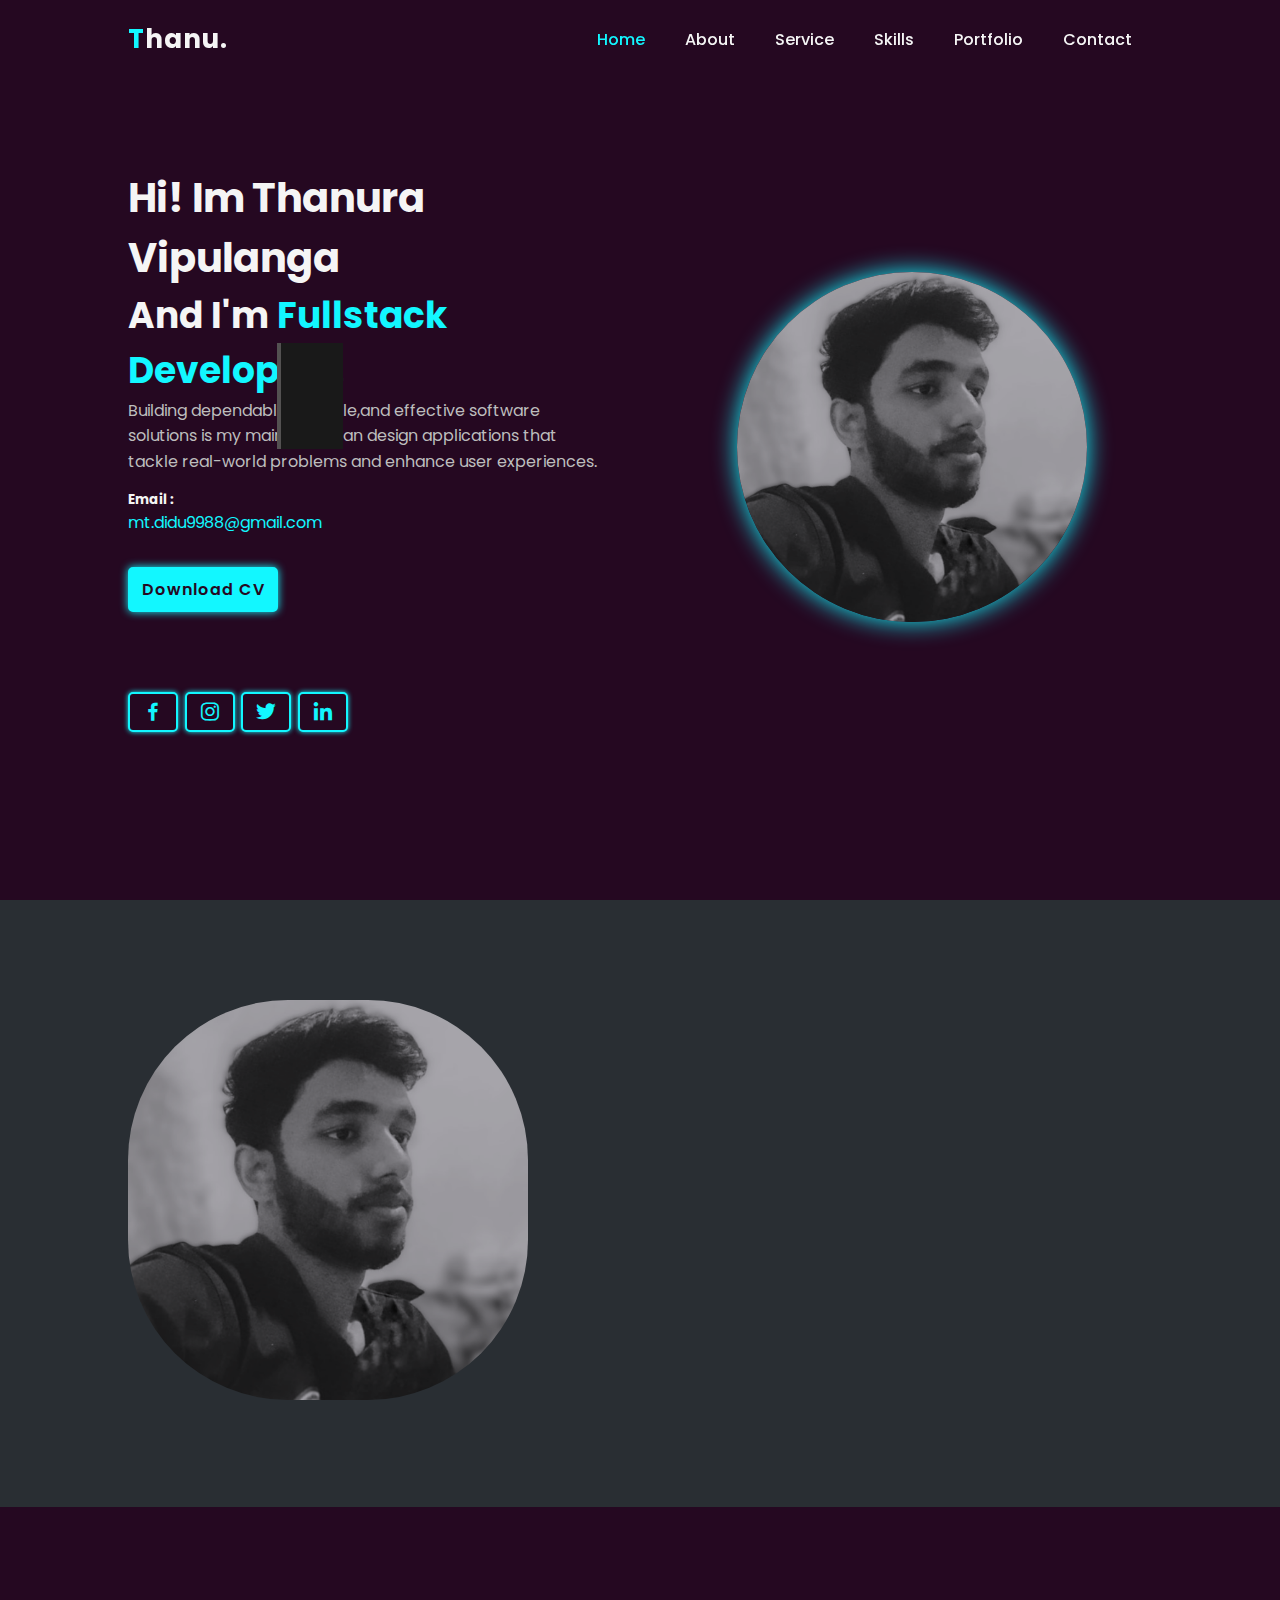
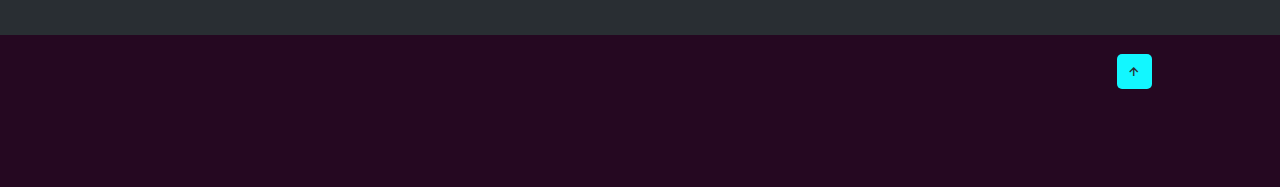
<file: index.html>
<!DOCTYPE html>
<html lang="en">
<head>
    <meta charset="UTF-8">
    <meta http-equiv="X-UA-Compatible" content="ie=edge">
    <meta name="viewport" content="width=device-width, user-scalable=no, initial-scale=1.0, maximum-scale=1.0, minimum-scale=1.0">
    <link href='https://unpkg.com/boxicons@2.1.4/css/boxicons.min.css' rel='stylesheet'>

    <title>Portfolio Website</title>

    <link rel="stylesheet" href="css/style.css">
</head>
<body>
<!----------------Header --------------->
<header>
    <div class="logo"><span>T</span>hanu.</div>
    <ul class="navlist">
        <li><a href="#home">Home</a></li>
        <li><a href="#about">About</a></li>
        <li><a href="#services">Service</a></li>
        <li><a href="#skills">Skills</a></li>
        <li><a href="#portfolio">Portfolio</a></li>
        <li><a href="#contact">Contact</a></li>
    </ul>
    <div id="menu-icon" class="bx bx-menu"></div>
</header>

<!----------------home section --------------->
<section id="home" class="home">
    <div class="home-content scroll-scale">
        <h1>Hi! Im Thanura Vipulanga</h1>
        <div class="change-text">
            <h2>And I'm <span>Fullstack Developer...</span></h2>

<!--            <h3>And I'm</h3>-->
<!--            <h3>-->
<!--                <span class="word">Web Designer</span>-->
<!--                <span class="word">Frontend Developer Designer</span>-->
<!--                <span class="word">UI/UX Designer</span>-->
<!--            </h3>-->
        </div>

        <p>Building dependable,scalable,and effective software solutions is my main goal.I can design applications that tackle real-world problems and enhance user experiences.</p>

        <div class="info-box">
            <div class="email-info">
                <h5>Email :</h5>
                <span>mt.didu9988@gmail.com</span>
            </div>
        </div>

        <div class="btn-box">
            <a href="#" class="btn">Download CV</a>
        </div>

        <div class="social-icons">
            <a href="https://web.facebook.com/thanura.vipulanga.52"><i class='bx bxl-facebook'></i></a>
            <a href="#"><i class='bx bxl-instagram' ></i></a>
            <a href="#"><i class='bx bxl-twitter' ></i></a>
            <a href="#"><i class='bx bxl-linkedin' ></i></a>
        </div>

    </div>

    <div class="home-image scroll-scale">
        <div class="img-box">
            <img src="assets/images/My-photo.png" alt="" width="400px" height="400px">
        </div>
    </div>
</section>

<!----------------about section --------------->
<section id="about" class="about">
    <div class="img-about ">
        <img src="assets/images/My-photo.png" alt="">
    </div>

    <div class="about-content scroll-scale">
        <span>Let me introduce myself</span>
        <h2>About Me</h2>
        <h3>A story of good</h3>
        <p>
            Currently, I'm immersed in the world of technology as an undergraduate student in GDSE Batch 69 at the Institute of Software Engineering in Panadura, Sri Lanka.
            Passionate about learning and coding, I'm dedicated to expanding my skills and contributing to the ever-evolving field of software development.
        </p>

        <div class="btn-box">
            <a href="#" class="btn">Read More!</a>
        </div>
    </div>

</section>

<!----------------service section --------------->
<section id="services" class="services">
    <div class="main-text scroll-scale">
        <span>what i wiil do for you</span>
        <h2>Our Service</h2>
    </div>

    <div class="section-service scroll-bottom">
        <div class="service-box">
            <i class='bx bxs-layer service-icon' ></i>
            <h3>Graphic Designer</h3>
            <p>Lorem ipsum dolor ultrices sit amet
                consectetur.Est ipsum quis
                etiam sollicitudin donec
                ultrices metus. Purus nisl
                felis turpis sagittis ipsum quis diam.</p>
           <div class="btn-box service-btn">
               <a href="#" class="btn">Read More</a>
           </div>
        </div>

        <div class="service-box">
            <i class='bx bx-code-alt service-icon' ></i>
            <h3>Web Development</h3>
            <p>Lorem ipsum dolor ultrices sit amet
                consectetur.Est ipsum quis
                etiam sollicitudin donec
                ultrices metus. Purus nisl
                felis turpis sagittis ipsum quis diam.</p>
            <div class="btn-box service-btn">
                <a href="#" class="btn">Read More</a>
            </div>
        </div>

        <div class="service-box">
            <i class='bx bx-desktop service-icon' ></i>
            <h3>App Developer</h3>
            <p>Lorem ipsum dolor ultrices sit amet
                consectetur.Est ipsum quis
                etiam sollicitudin donec
                ultrices metus. Purus nisl
                felis turpis sagittis ipsum quis diam.</p>
            <div class="btn-box service-btn">
                <a href="#" class="btn">Read More</a>
            </div>
        </div>

    </div>
</section>

<!----------------skill section --------------->
<section id="skills" class="skills">
    <div class="main-text scroll-bottom">
        <span>technical and professional</span>
        <h2>My Skills</h2>
    </div>

    <div class="skill-main scroll-scale">

        <div class="skill-left">
            <h3>Technical Skills</h3>
            <div class="skill-bar">
                <div class="info">
                    <p>HTML</p>
                    <p>63%</p>
                </div>
                <div class="bar">
                    <span class="html"></span>
                </div>
            </div>

            <div class="skill-bar">
                <div class="info">
                    <p>Figma</p>
                    <p>90%</p>
                </div>
                <div class="bar">
                    <span class="figma"></span>
                </div>
            </div>

            <div class="skill-bar">
                <div class="info">
                    <p>Java</p>
                    <p>55%</p>
                </div>
                <div class="bar">
                    <span class="java"></span>
                </div>
            </div>

            <div class="skill-bar">
                <div class="info">
                    <p>JavaScript</p>
                    <p>45%</p>
                </div>
                <div class="bar">
                    <span class="javascript"></span>
                </div>
            </div>

            <div class="skill-bar">
                <div class="info">
                    <p>CSS</p>
                    <p>82%</p>
                </div>
                <div class="bar">
                    <span class="css"></span>
                </div>
            </div>


        </div>

<!--        <div class="skill-right">-->
<!--            <h3>Professional Skills</h3>-->
<!--        </div>-->

    </div>
</section>



<!----------------portfolio section --------------->
<section id="portfolio" class="portfolio">
    <div class="main-text scroll-scale">
        <span>What i will do for you</span>
        <h2>Latest Project</h2>
    </div>

    <div class="container">
        <div class="filler-button scroll-scale">
            <button class="btn">All</button>
            <button class="btn">Product</button>
            <button class="btn">Interacting</button>
            <button class="btn">Web App</button>
        </div>

        <div class="portfolio-gallery scroll-bottom">
            <div class="port-box">
                <div class="port-image">
                    <img src="assets/images/img-06.png" alt="">
                </div>
                <div class="port-content">
                    <h3>Culinary Academy Management System</h3>
                    <p>This is the project of the first module of my 2nd semester.Some algorithm has been used for this.</p>
                    <a href="https://github.com/Thanu-2002/The-Culinary-Academy-Management-System.git"><i class='bx bx-link-external'></i></a>
                </div>
            </div>

            <div class="port-box">
                <div class="port-image">
                    <img src="assets/images/img-06.png" alt="">
                </div>
                <div class="port-content">
                    <h3>Pos Management</h3>
                    <p>This is the project of the first module of my 2nd semester. Some algorithm has been used for this.</p>
                    <a href="https://github.com/Thanu-2002/Pos-System.git"><i class='bx bx-link-external'></i></a>
                </div>
            </div>

            <div class="port-box">
                <div class="port-image">
                    <img src="assets/images/img-06.png" alt="">
                </div>
                <div class="port-content">
                    <h3>Connect Four Game</h3>
                    <p>This is the project of the first module of my 1st semester. This is a software made in connection with the connect four game.</p>
                    <a href="#"><i class='bx bx-link-external'></i></a>
                </div>
            </div>

            <div class="port-box">
                <div class="port-image">
                    <img src="assets/images/img-06.png" alt="">
                </div>
                <div class="port-content">
                    <h3>Portfolio</h3>
                    <p>This is the portfolio of the first module of my 2nd semester. </p>
                    <a href="https://github.com/Thanu-2002/My-Portfolio.git"><i class='bx bx-link-external'></i></a>
                </div>
            </div>
        </div>
    </div>
</section>

<!--------- contact section ------------>
<section id="contact" class="contant">
    <div class="main-text scroll-scale">
        <span>ask me question</span>
        <h2>Contact Me</h2>
    </div>

    <form action="#" class="scroll-bottom">
        <input type="text" placeholder="Your Name">
        <input type="text" placeholder="Your Email">
        <input type="text" placeholder="Your Address">
        <input type="text" placeholder="Your Number">
        <textarea name="" id="" cols="30" rows="10" placeholder="Your Message"></textarea>
        <div class="btn-box formBtn">
            <button type="submit" class="btn">Send Message</button>
        </div>
    </form>
</section>


<!--------- footer section ------------>
<footer>
    <p class="scroll-scale"> © 2024 Design & Developed By Thanura Vipulanga. All rights reserved.</p>
    <a href="#home"><i class='bx bx-up-arrow-alt'></i></a>
</footer>


<script src="mixitup.min.js"></script>
<script src="script.js"></script>
</body>
</html>
</file>
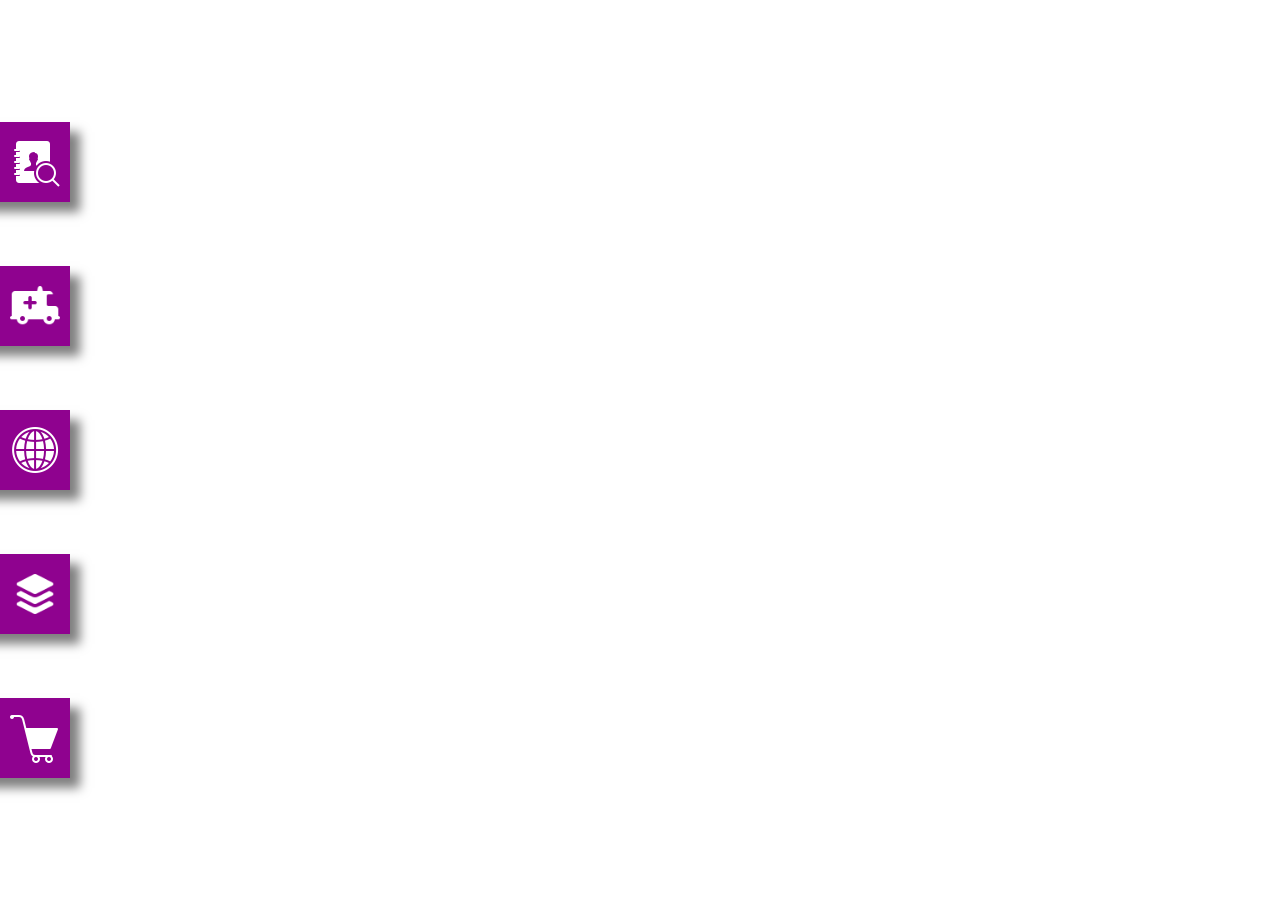
<file: assignment/Assignment_04/case 01/index.html>
<!DOCTYPE html>
<html lang="en">
<head>
    <meta charset="UTF-8">
    <meta name="viewport" content="width=device-width, initial-scale=1.0">

    <title>Case 01</title>

    <style>
        body{
            margin: 0;
            overflow: hidden;
        }
        section{
            width: 350px;
            height: 80vh;
            display: grid;
            grid-template-columns: 1fr;
            align-items: center;
            position: absolute;
            top: 0;
            bottom: 0;
            margin: auto;
        }
        div{
            background-color: #8f028f;
            width: 350px;
            height: 80px;
            position: relative;
            left: -280px;
            display: block;
            box-shadow: 10px 10px 10px rgba(0, 0, 0, 0.5);

            transition-property: left;
            transition-duration: 3s;
        }
        div:hover{
            left: 0;
        }
        img{
            width: 50px;
            height: 50px;
            position: absolute;
            top: 0;
            bottom: 0;
            right: 10px;
            margin: auto;
        }
        label{
            color: white;
            font-size: 30px;
            position: absolute;
            top: 0;
            bottom: 0;
            left: 40px;
            margin: auto;
            display: flex;
            align-items: center;
        }
    </style>
</head>
<body>
    <section>
        <div>
            <label>Menu One</label>
            <img src="icon/icons8-search-contacts-50.png" alt="inside image">
        </div>
        <div>
            <label>Menu Two</label>
            <img src="icon/icons8-ambulance-60.png" alt="inside image">
        </div>
        <div>
            <label>Menu Three</label>
            <img src="icon/icons8-global-50.png" alt="inside image">
        </div>
        <div>
            <label>Menu Four</label>
            <img src="icon/icons8-layer-60.png" alt="inside image">
        </div>
        <div>
            <label>Menu Five</label>
            <img src="icon/icons8-shopping-cart-50.png" alt="inside image">
        </div>
    </section>
</body>
</html>
</file>
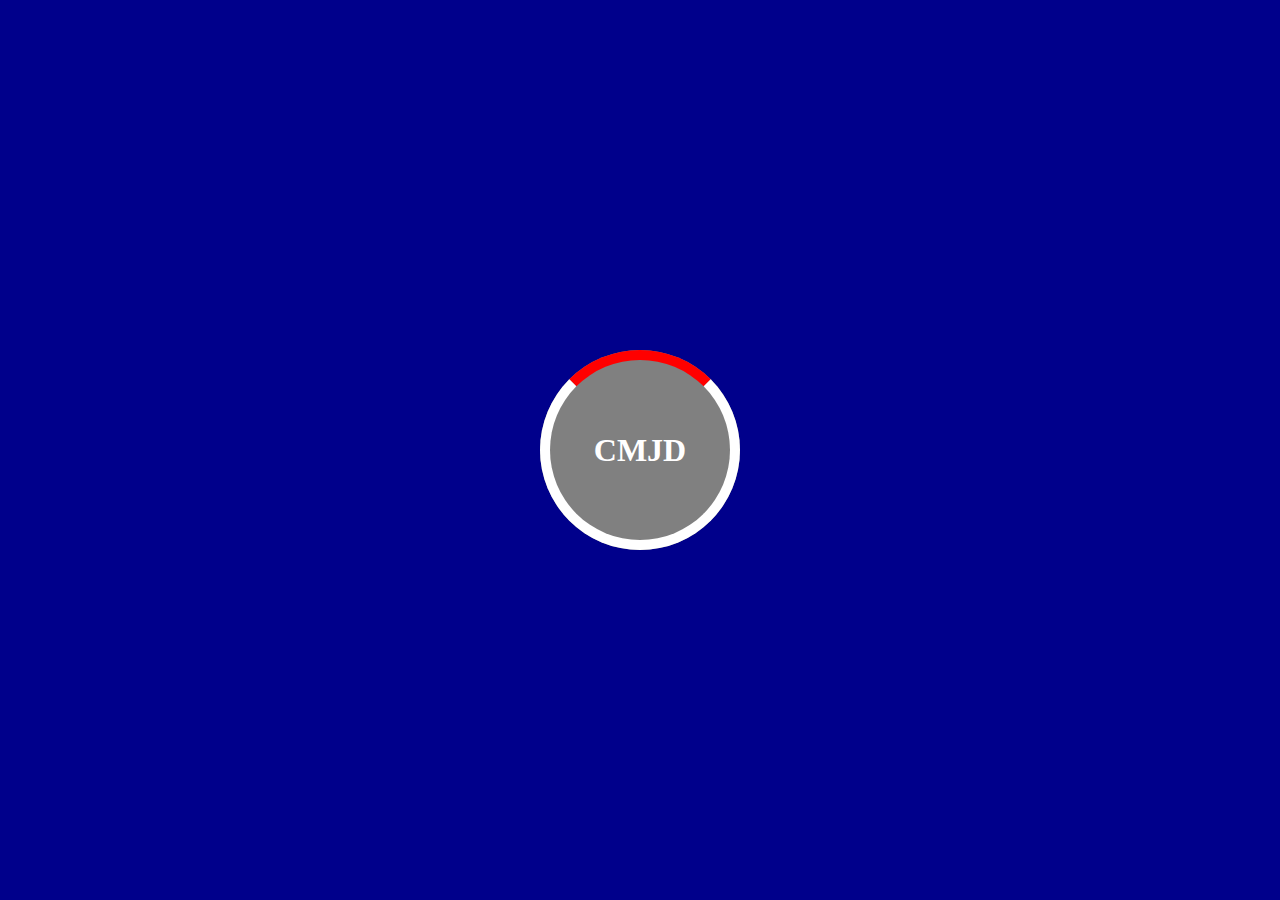
<file: assignment/Assignment_04/case 02/index.html>
<!DOCTYPE html>
<html lang="en">
<head>
    <meta charset="UTF-8">
    <title>Case 02</title>

    <style>

        body{
            background-color: darkblue;
        }
        div{

            width: 200px;
            border-radius: 100%;
            aspect-ratio: 1/1;
            background-color: gray;

            position: absolute;
            top: 0;
            left: 0;
            bottom: 0;
            right: 0;
            margin: auto;
        }

        div>h1{

            width:max-content;
            height: max-content;

            color: white;

            position: absolute;
            top: 0;
            left: 0;
            bottom: 0;
            right: 0;
            margin: auto;
        }

        div::before{
        /*space content ekak laba ganna*/
            content: "";
        /*height ekak width ekak dunne nathi unama adala parenge size ekata me space content eka adenawa*/
            border: 10px solid white;
            border-radius: 100%;
            border-top-color: red;


            position: absolute;
            top: 0;
            left: 0;
            bottom: 0;
            right: 0;
            margin: auto;

            animation: animation 3s infinite;
        }

        /*div:hover::before{*/
        /*    transform: rotate(360deg);*/
        /*    transition-duration: 3s;*/
        /*}*/

        @keyframes animation {
            from{
                transform: rotate(0);
            }
            to{
                transform: rotate(360deg);
            }
        }

    </style>

</head>
<body>
<div>
    <h1>
        CMJD
    </h1>
</div>
</body>
</html>
</file>
<file: assignment/Assignment_04/case 03/index.html>
<!DOCTYPE html>
<html lang="en">
<head>
    <meta charset="UTF-8">
    <meta name="viewport" content="width=device-width, initial-scale=1.0">

    <title>Case 03</title>

    <style>
        body{
            margin: 0;
            overflow: hidden;
        }
        div{
            width: 13vw;
            height: 13vh;
            border-radius: 20px;
            background-color: orangered;

            animation: div-animation 4s;
            animation-direction: alternate;
            animation-iteration-count: infinite;
            animation-timing-function: ease-in-out;
        }

        @keyframes div-animation {
            0%{
                margin-top: 0;
                margin-left: 0;
            }
            25%{
                margin-top: 80vh;
                margin-left: 0;
                transform: rotate(180deg);
                background-color: deeppink;
            }
            50%{
                margin-top: 80vh;
                margin-left: 87vw;
                transform: rotate(0deg);
                background-color: red;
            }
            75%{
                margin-top: 0;
                margin-left: 87vw;
                transform: rotate(180deg);
                background-color: yellow;
            }
            100%{
                margin-top: 0;
                margin-left: 0;
                background-color: blue;
            }
        }
    </style>
</head>
<body>
    <div></div>
</body>
</html>
</file>
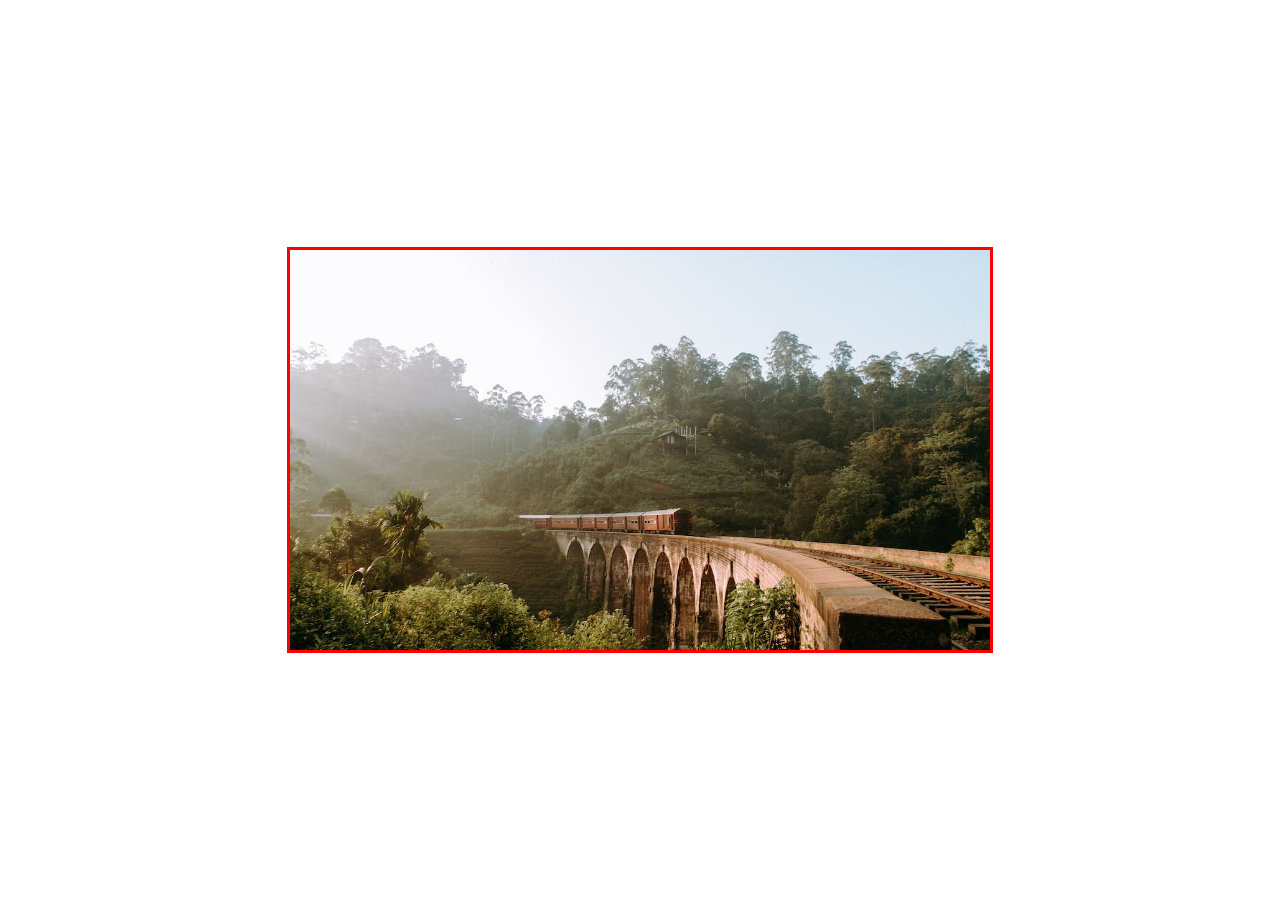
<file: assignment/Assignment_04/case 05/index.html>
<!DOCTYPE html>
<html lang="en">
<head>
    <meta charset="UTF-8">
    <title>Case 05</title>
    <style>
        body{
            margin: 0;
        }
        main{
            width: 700px;
            height: 400px;
            overflow: hidden;
            border: 3px solid red;

            position: absolute;
            top: 0;
            left: 0;
            right: 0;
            bottom: 0;
            margin: auto;
        }
        section{
            width: calc(700px * 4);
            height: 400px;

            display: flex;

            animation: animate-slider 20s infinite;
        }

        div{
            width: 700px;
            height: 400px;
            background-position: center;
            background-size: cover;
        }

        div:nth-child(1){
            background-image: url("slides/slide1.jpeg");
        }
        div:nth-child(2){
            background-image: url("slides/slide2.jpeg");
        }
        div:nth-child(3){
            background-image: url("slides/slide3.jpeg");
        }
        div:nth-child(4){
            background-image: url("slides/slide4.jpeg");
        }


        @keyframes animate-slider {
            0%,10%{
                transform: translateX(0);
            }
            15%,25%{
                transform: translateX(-700px);
            }
            30%,40%{
                transform: translateX(calc(-700px * 2));
            }
            45%,55%{
                transform: translateX(calc(-700px * 3));
            }
            60%,70%{
                transform: translateX(calc(-700px * 2));
            }
            75%,85%{
                transform: translateX(-700px);
            }
            90%,100%{
                transform: translateX(0);
            }
        }

    </style>
</head>
<body>
<main>
    <section>
        <div></div>
        <div></div>
        <div></div>
        <div></div>
    </section>
</main>
</body>
</html>
</file>
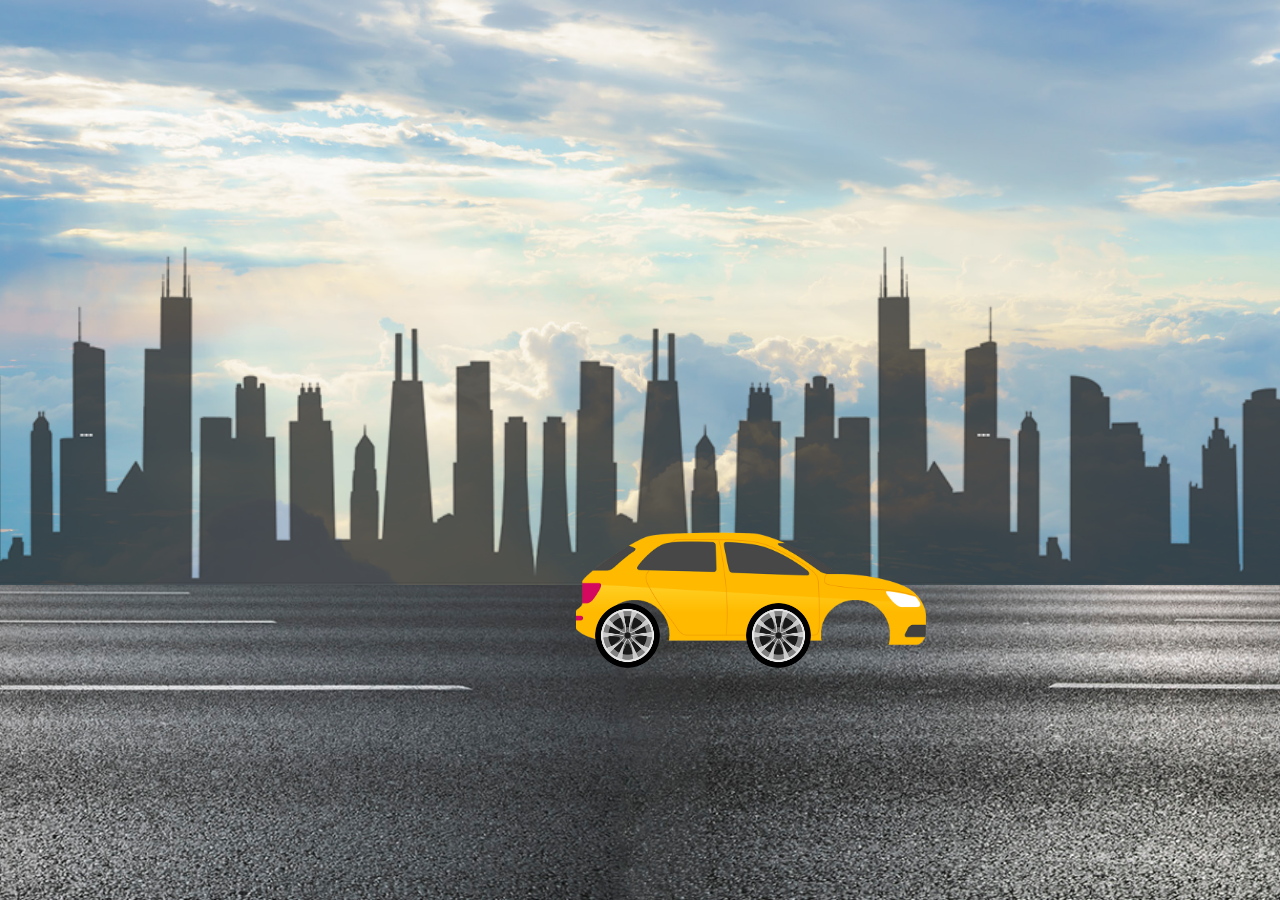
<file: assignment/Assignment_04/case 06/index.html>
<!DOCTYPE html>
<html lang="en">
<head>
    <meta charset="UTF-8">
    <title>Case 06</title>
    <style>
        body{
            margin: 0;
            overflow: hidden;
        }
        main{
            width: 100vw;
            height: 100vh;
            background-image: url("assest/sky.jpg");
            background-size: cover;
            background-position: center;
        }
        .building{
            overflow: hidden;
            width: 100vw;
            height: 40vh;
            position: absolute;
            top: 25vh;

        }
        .building>section{
            width: 400vw;
            height: 40vh;
            display: flex;

            animation: background-animation 10s infinite;
        }
        .building>section>div{
            width: 100vw;
            height: 40vh;
            background-image: url("assest/city.png");
            background-size: cover;
            background-position: center;
        }
        .road{
            overflow: hidden;
            width: 100vw;
            height: 35vh;
            position: absolute;
            bottom: 0;
        }
        .road>section{
            width: 400vw;
            height: 35vh;
            display: flex;

            animation: background-animation 10s infinite;
        }
        .road>section>div{
            width: 100vw;
            height: 35vh;
            background-image: url("assest/road.jpg");
            background-size: cover;
            background-position: center;
        }
        @keyframes background-animation {
            from{
                transform: translate(0);
            }
            to{
                transform: translate(-300vw);
            }
        }

        .car{
            width: 350px;
            height: 150px;
            background-image: url("assest/car.png");
            background-size: cover;
            background-position: center;
            position: fixed;
            top: 58vh;
            left: 45vw;
        }
        .wheel{
            width: 65px;
            aspect-ratio: 1/1;
            background-image: url("assest/wheel.png");
            background-size: cover;
            background-position: center;
            position: fixed;
            top: 67vh;

            animation: wheel-animation 10s infinite;
        }
        .w1{
            left: calc(57vw + 16px);
        }
        .w2{
            left: calc(46vw + 6px);
        }
        @keyframes wheel-animation {
            to{
                transform: rotate(0);
            }
            from{
                transform: rotate(-720deg);
            }
        }
    </style>
</head>
<body>
    <main>
        <section class="building">
            <section>
                <div></div>
                <div></div>
                <div></div>
                <div></div>
            </section>
        </section>
        <section class="road">
            <section>
                <div></div>
                <div></div>
                <div></div>
                <div></div>
            </section>
        </section>
        <section class="car">
            <div class="wheel w1"></div>
            <div class="wheel w2"></div>
        </section>
    </main>
</body>
</html>
</file>
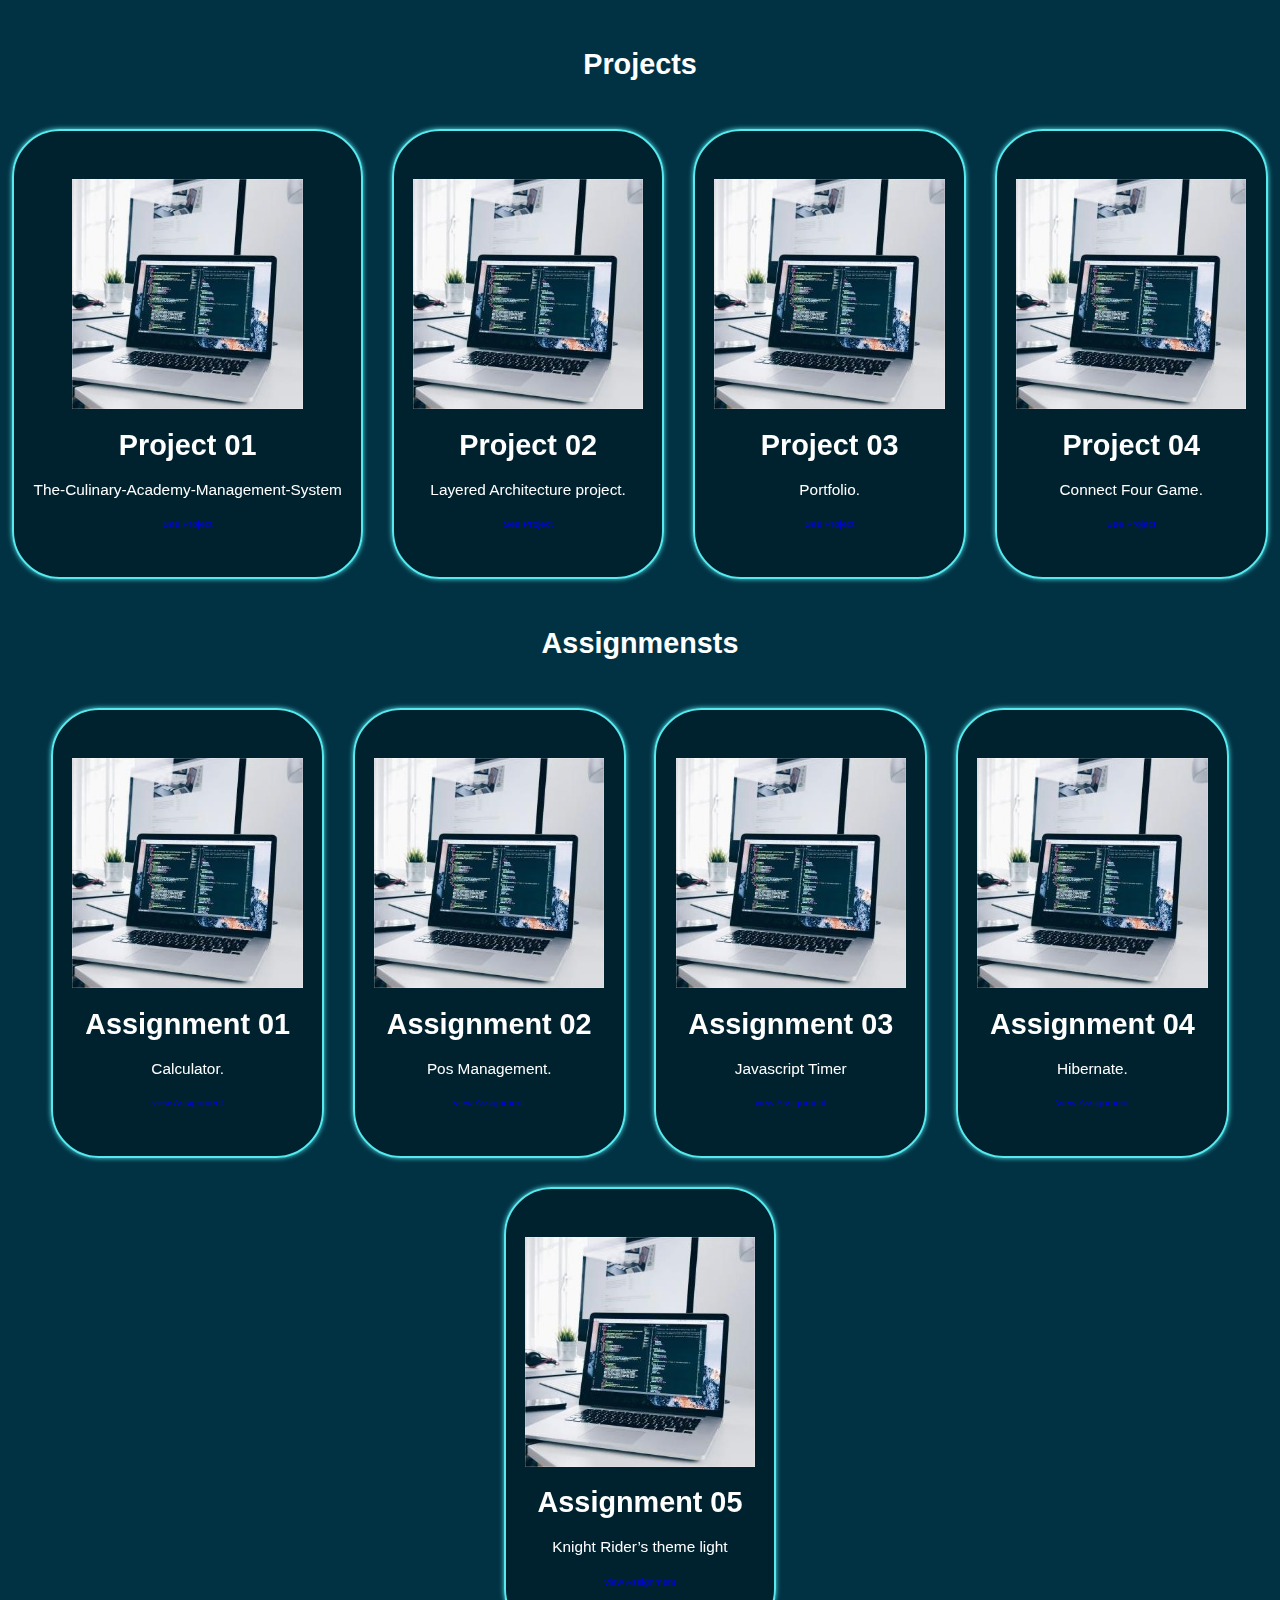
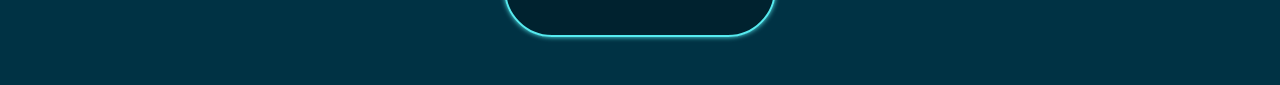
<file: Assignment.html>
<!doctype html>
<html lang="en">
<head>
    <meta charset="UTF-8">
    <meta name="viewport" content="width=device-width, initial-scale=1.0">
    <meta http-equiv="X-UA-Compatible" content="ie=edge">
    <link rel="stylesheet" href="./css/assignment.css">
<!--    <link rel="icon" type="image/x-icon" href="Assets/logos/portLogo.png">-->


    <title>Assigment</title>
</head>
<body>
<section class="Tasks" id="Tasks">
    <h3 class="heading">Projects</h3>


    <div CLASS="project-box">
        <div class="project-card">
            <img src="assets/images/img-03.jpg" alt="">

            <h3>Project 01</h3>
            <p>The-Culinary-Academy-Management-System</p>
            <a href="https://github.com/Thanu-2002/The-Culinary-Academy-Management-System.git" class="btn" target="_blank">See Project</a>
        </div>

        <div class="project-card">
            <img src="assets/images/img-03.jpg" alt="">

            <h3>Project 02</h3>
            <p>Layered Architecture project.</p>
            <a href="https://github.com/Thanu-2002/Layered-Architecture.git" class="btn" target="_blank">See Project</a>
        </div>

        <div class="project-card">
            <img src="assets/images/img-03.jpg" alt="">

            <h3>Project 03</h3>
            <p>Portfolio.</p>
            <a href="https://github.com/Thanu-2002/My-Portfolio.git" class="btn" target="_blank">See Project</a>
        </div>

        <div class="project-card">
            <img src="assets/images/img-03.jpg" alt="">

            <h3>Project 04</h3>
            <p>Connect Four Game.</p>
            <a href="#" class="btn" target="_blank">See Project</a>
        </div>

    </div>


    <h3 class="heading">Assignmensts</h3>


    <div CLASS="project-box">
        <div class="project-card">
            <img src="assets/images/img-03.jpg" alt="">

            <h3>Assignment 01</h3>
            <p>Calculator.</p>
            <a href="https://github.com/Thanu-2002/Assignment-10.git" class="btn" target="_blank">view Assignment</a>
        </div>

        <div class="project-card">
            <img src="assets/images/img-03.jpg" alt="">

            <h3>Assignment 02</h3>
            <p>Pos Management.</p>
            <a href="https://github.com/Thanu-2002/Pos-System.git" target="_blank">view Assignment</a>

        </div>

        <div class="project-card">
            <img src="assets/images/img-03.jpg" alt="">

            <h3>Assignment 03</h3>
            <p>Javascript Timer</p>
            <a href="https://github.com/Thanu-2002/Assignment-08.git" class="btn" target="_blank">view Assignment</a>

        </div>

        <div class="project-card">
            <img src="assets/images/img-03.jpg" alt="">

            <h3>Assignment 04</h3>
            <p>Hibernate.</p>
            <a href="https://github.com/Thanu-2002/Hibernate_Assignment_01/tree/main/Hibernate-Assignment" class="btn" target="_blank">View Assignment</a>

        </div>

        <div class="project-card">
            <img src="assets/images/img-03.jpg" alt="">

            <h3> Assignment 05</h3>
            <p>Knight Rider’s theme light</p>
            <a href="https://github.com/Thanu-2002/Assignment-09.git" target="_blank">view Assignment</a>

        </div>

    </div>

</section>
</body>
</html>
</file>
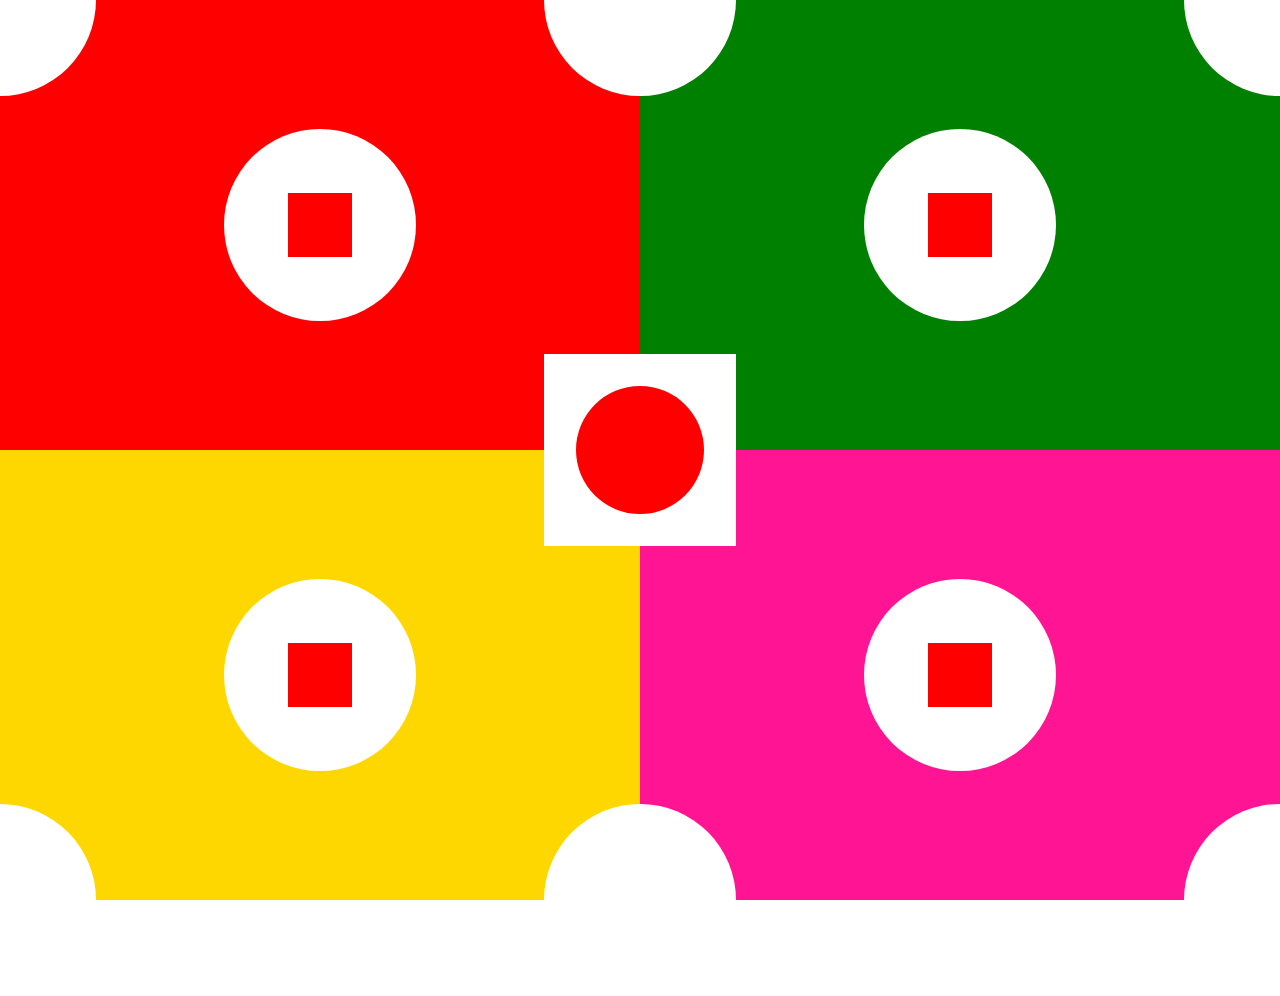
<file: assignment/Assignment_03_Internet_Technologies/case_01/case_01.html>
<!DOCTYPE html>
<html lang="en">
<head>
  <meta charset="UTF-8">
  <meta name="description" content="this is the description">
  <meta name="keywords" content="java, html, css, js, go, react, angular">
  <meta name="author" content="ijse">
  <meta name="viewport" content="width=device-width, initial-scale=1.0">
  <link rel="icon" type="image/x-icon" href="">
  <link rel="stylesheet" href="../assets/styles/normalize.css">
  <title>Case_01</title>

</head>
<style>
  body{
    margin: 0;
    overflow: hidden;
  }
  .section-red {
    height: 50%;
    width: 50%;
    background-color: red;
    left: 0;
    position: absolute;
  }

  .section-green {
    height: 50%;
    width: 50%;
    background-color: green;
    right: 0;
    position: absolute;
  }

  .section-gold {
    height: 50%;
    width: 50%;
    background-color: gold;
    left: 0;
    bottom: 0;
    position: absolute;
  }

  .section-pink {
    height: 50%;
    width: 50%;
    background-color: deeppink;
    right: 0;
    bottom: 0;
    position: absolute;
  }

  body>section>div:first-child {
    background-color: white;
    width: 15vw;
    height: 15vw;
    border-radius: 100%;
    bottom: 0;
    top: 0;
    left: 0;
    right: 0;
    margin: auto;
    position: absolute;
  }

  body>section>div:nth-child(2) {
    background-color: red;
    width: 5vw;
    height: 5vw;
    bottom: 0;
    top: 0;
    left: 0;
    right: 0;
    margin: auto;
    position: absolute;
  }

  .corner {
    height: 15vw;
    width: 15vw;
    border-radius: 100%;
    background-color: white;
    position: absolute;
  }

  #circle-01 {
    left: calc(-15vw/2);
    top: calc(-15vw/2);
  }

  #circle-02 {
    top: calc(-15vw/2);
    left: 0;
    right: 0;
    margin: auto;
  }

  #circle-03 {
    right: calc(-15vw/2);
    top: calc(-15vw/2);
  }

  #circle-04 {
    bottom: calc(-15vw/2);
    left: calc(-15vw/2);
  }

  #circle-05 {
    bottom: calc(-15vw/2);
    left: 0;
    right: 0;
    margin: auto;
  }

  #circle-06 {
    bottom: calc(-15vw/2);
    right: calc(-15vw/2);
  }

  .center-square {
    background-color: white;
    width: 15vw;
    height: 15vw;
    bottom: 0;
    top: 0;
    left: 0;
    right: 0;
    margin: auto;
    position: absolute;
  }

  .center-square>div {
    background-color: red;
    width: 10vw;
    height: 10vw;
    border-radius: 100%;
    bottom: 0;
    top: 0;
    left: 0;
    right: 0;
    margin: auto;
    position: absolute;
  }
</style>
<body>
  <section class="section-red">
    <div></div>

    <div></div>
  </section>

  <section class="section-green">
    <div></div>

    <div></div>
  </section>

  <section class="section-gold">
    <div></div>

    <div></div>
  </section>

  <section class="section-pink">
    <div></div>

    <div></div>
  </section>

  <div id="circle-01" class="corner"></div>
  <div id="circle-02" class="corner"></div>
  <div id="circle-03" class="corner"></div>
  <div id="circle-04" class="corner"></div>
  <div id="circle-05" class="corner"></div>
  <div id="circle-06" class="corner"></div>

  <div class="center-square">
    <div></div>
  </div>
</body>
</html>
</file>
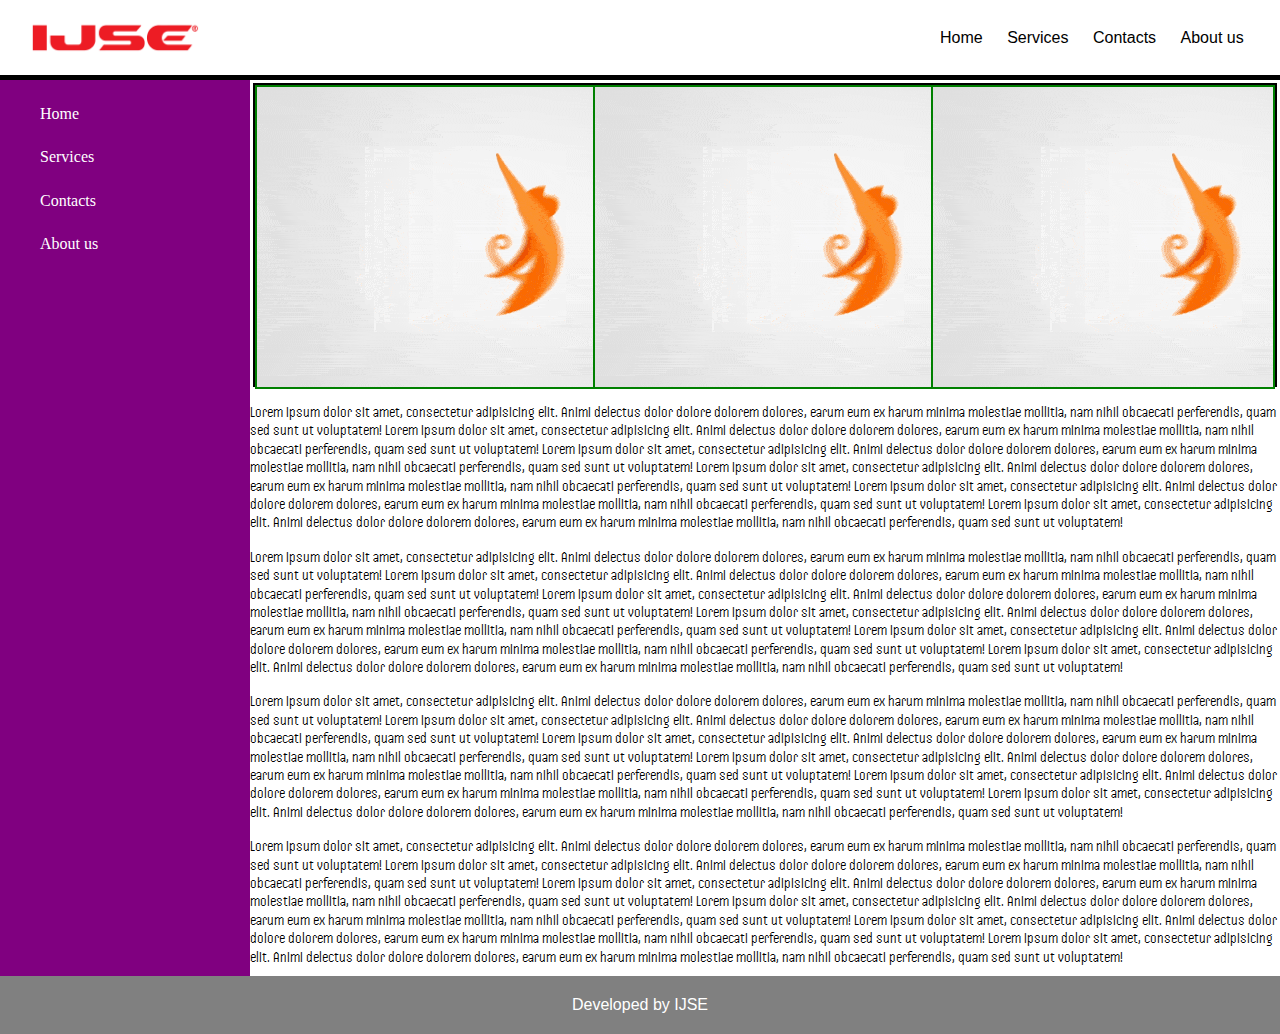
<file: assignment/Assignment_03_Internet_Technologies/case_02/case_02.html>
<!DOCTYPE html>
<html lang="en">
<head>
    <meta charset="UTF-8">
    <meta name="description" content="this is the description">
    <meta name="keywords" content="java, html, css, js, go, react, angular">
    <meta name="author" content="ijse">
    <meta name="viewport" content="width=device-width, initial-scale=1.0">
    <link rel="icon" type="image/x-icon" href="">
    <link rel="stylesheet" href="../assets/styles/normalize.css">
    <title>Case_02</title>

    <link rel="preconnect" href="https://fonts.googleapis.com">
    <link rel="preconnect" href="https://fonts.gstatic.com" crossorigin>
    <link href="https://fonts.googleapis.com/css2?family=Handjet:wght@100..900&display=swap" rel="stylesheet">
</head>
<style>
    header {
        width: 100%;
        height: 75px;
        border-bottom: black solid 5px;
        position: relative;
    }

    /* This is ijse logo */
    header>img {
        height: 50px;
        left: 30px;
        top: 0;
        bottom: 0;
        margin: auto;
        position: absolute;
    }

    .header-navigation {
        height: 50px;
        width: 370px;
        font-family: sans-serif;
        list-style: none;
        display: inline;
        right: 30px;
        top: 0;
        bottom: 0;
        margin: auto;
        position: absolute;
    }

    .header-navigation>ul>li {
        margin-left: 20px;
        display: inline;
    }

    footer {
        background-color: gray;
    }

    footer>div {
        color: white;
        text-align: center;
        padding: 20px 0;
        font-family: sans-serif;
    }

    main {
        position: relative;

    }

    body>main>aside{
        color: white;
        background-color: purple;
        width: 250px;
        position: absolute;
        top: 0;
        bottom: -10px;
        margin-top: -3px;
    }

    body>main>aside>nav {
        position: absolute;
        height: 100%;
        width: 200px;
    }

    body>main>aside>nav>ul {
        list-style: none;
        margin: 0;
    }

    body>main>aside>nav>ul>li {
        margin-top: 25px;
    }

    .content-section {
        margin-left: 250px;
    }

    .monkey-section {
        height: 300px;
        position: relative;
        margin: 3px;
        border: 2px solid black;

    }

    .monkey-section>div {
        background: url("../assets/images/monk.gif");
        height: 300px;
        width: calc(100%/3);
        position: absolute;
        border: 2px solid green;
    }

    .monkey-section>div:nth-child(2) {
        left: 0;
        right: 0;
        margin: auto;
    }

    .monkey-section>div:last-child {
        right: 0;
    }

    p {
        font-family: "Handjet", sans-serif;
        font-optical-sizing: auto;
        font-weight:<weight>;
        font-style: normal;
        font-variation-settings:
                "ELGR" 1,
                "ELSH" 2;
    }

    .content-section>p:last-child {
        margin-bottom: 10px;
    }
</style>
<body>
    <header>
        <!--ijse logo here-->
        <img src="../assets/images/ijse.png" title="Institute of Software Engineering" alt="logo">

        <nav class="header-navigation">
            <ul>
                <li>Home</li>
                <li>Services</li>
                <li>Contacts</li>
                <li>About us</li>
            </ul>
        </nav>
    </header>

    <main>
        <aside>
            <nav>
                <ul>
                    <li>Home</li>
                    <li>Services</li>
                    <li>Contacts</li>
                    <li>About us</li>
                </ul>
            </nav>
        </aside>

        <section class="content-section">

            <section class="monkey-section">
                <div></div>
                <div></div>
                <div></div>
            </section>

            <p>
                Lorem ipsum dolor sit amet, consectetur adipisicing elit. Animi delectus dolor dolore dolorem dolores, earum eum ex harum minima molestiae mollitia, nam nihil obcaecati perferendis, quam sed sunt ut voluptatem!
                Lorem ipsum dolor sit amet, consectetur adipisicing elit. Animi delectus dolor dolore dolorem dolores, earum eum ex harum minima molestiae mollitia, nam nihil obcaecati perferendis, quam sed sunt ut voluptatem!
                Lorem ipsum dolor sit amet, consectetur adipisicing elit. Animi delectus dolor dolore dolorem dolores, earum eum ex harum minima molestiae mollitia, nam nihil obcaecati perferendis, quam sed sunt ut voluptatem!
                Lorem ipsum dolor sit amet, consectetur adipisicing elit. Animi delectus dolor dolore dolorem dolores, earum eum ex harum minima molestiae mollitia, nam nihil obcaecati perferendis, quam sed sunt ut voluptatem!
                Lorem ipsum dolor sit amet, consectetur adipisicing elit. Animi delectus dolor dolore dolorem dolores, earum eum ex harum minima molestiae mollitia, nam nihil obcaecati perferendis, quam sed sunt ut voluptatem!
                Lorem ipsum dolor sit amet, consectetur adipisicing elit. Animi delectus dolor dolore dolorem dolores, earum eum ex harum minima molestiae mollitia, nam nihil obcaecati perferendis, quam sed sunt ut voluptatem!
            </p>
            <p>
                Lorem ipsum dolor sit amet, consectetur adipisicing elit. Animi delectus dolor dolore dolorem dolores, earum eum ex harum minima molestiae mollitia, nam nihil obcaecati perferendis, quam sed sunt ut voluptatem!
                Lorem ipsum dolor sit amet, consectetur adipisicing elit. Animi delectus dolor dolore dolorem dolores, earum eum ex harum minima molestiae mollitia, nam nihil obcaecati perferendis, quam sed sunt ut voluptatem!
                Lorem ipsum dolor sit amet, consectetur adipisicing elit. Animi delectus dolor dolore dolorem dolores, earum eum ex harum minima molestiae mollitia, nam nihil obcaecati perferendis, quam sed sunt ut voluptatem!
                Lorem ipsum dolor sit amet, consectetur adipisicing elit. Animi delectus dolor dolore dolorem dolores, earum eum ex harum minima molestiae mollitia, nam nihil obcaecati perferendis, quam sed sunt ut voluptatem!
                Lorem ipsum dolor sit amet, consectetur adipisicing elit. Animi delectus dolor dolore dolorem dolores, earum eum ex harum minima molestiae mollitia, nam nihil obcaecati perferendis, quam sed sunt ut voluptatem!
                Lorem ipsum dolor sit amet, consectetur adipisicing elit. Animi delectus dolor dolore dolorem dolores, earum eum ex harum minima molestiae mollitia, nam nihil obcaecati perferendis, quam sed sunt ut voluptatem!
            </p>
            <p>
                Lorem ipsum dolor sit amet, consectetur adipisicing elit. Animi delectus dolor dolore dolorem dolores, earum eum ex harum minima molestiae mollitia, nam nihil obcaecati perferendis, quam sed sunt ut voluptatem!
                Lorem ipsum dolor sit amet, consectetur adipisicing elit. Animi delectus dolor dolore dolorem dolores, earum eum ex harum minima molestiae mollitia, nam nihil obcaecati perferendis, quam sed sunt ut voluptatem!
                Lorem ipsum dolor sit amet, consectetur adipisicing elit. Animi delectus dolor dolore dolorem dolores, earum eum ex harum minima molestiae mollitia, nam nihil obcaecati perferendis, quam sed sunt ut voluptatem!
                Lorem ipsum dolor sit amet, consectetur adipisicing elit. Animi delectus dolor dolore dolorem dolores, earum eum ex harum minima molestiae mollitia, nam nihil obcaecati perferendis, quam sed sunt ut voluptatem!
                Lorem ipsum dolor sit amet, consectetur adipisicing elit. Animi delectus dolor dolore dolorem dolores, earum eum ex harum minima molestiae mollitia, nam nihil obcaecati perferendis, quam sed sunt ut voluptatem!
                Lorem ipsum dolor sit amet, consectetur adipisicing elit. Animi delectus dolor dolore dolorem dolores, earum eum ex harum minima molestiae mollitia, nam nihil obcaecati perferendis, quam sed sunt ut voluptatem!
            </p>
            <p>
                Lorem ipsum dolor sit amet, consectetur adipisicing elit. Animi delectus dolor dolore dolorem dolores, earum eum ex harum minima molestiae mollitia, nam nihil obcaecati perferendis, quam sed sunt ut voluptatem!
                Lorem ipsum dolor sit amet, consectetur adipisicing elit. Animi delectus dolor dolore dolorem dolores, earum eum ex harum minima molestiae mollitia, nam nihil obcaecati perferendis, quam sed sunt ut voluptatem!
                Lorem ipsum dolor sit amet, consectetur adipisicing elit. Animi delectus dolor dolore dolorem dolores, earum eum ex harum minima molestiae mollitia, nam nihil obcaecati perferendis, quam sed sunt ut voluptatem!
                Lorem ipsum dolor sit amet, consectetur adipisicing elit. Animi delectus dolor dolore dolorem dolores, earum eum ex harum minima molestiae mollitia, nam nihil obcaecati perferendis, quam sed sunt ut voluptatem!
                Lorem ipsum dolor sit amet, consectetur adipisicing elit. Animi delectus dolor dolore dolorem dolores, earum eum ex harum minima molestiae mollitia, nam nihil obcaecati perferendis, quam sed sunt ut voluptatem!
                Lorem ipsum dolor sit amet, consectetur adipisicing elit. Animi delectus dolor dolore dolorem dolores, earum eum ex harum minima molestiae mollitia, nam nihil obcaecati perferendis, quam sed sunt ut voluptatem!
            </p>
        </section>
    </main>

    <footer>
        <div>Developed by IJSE</div>
    </footer>
</body>
</html>
</file>
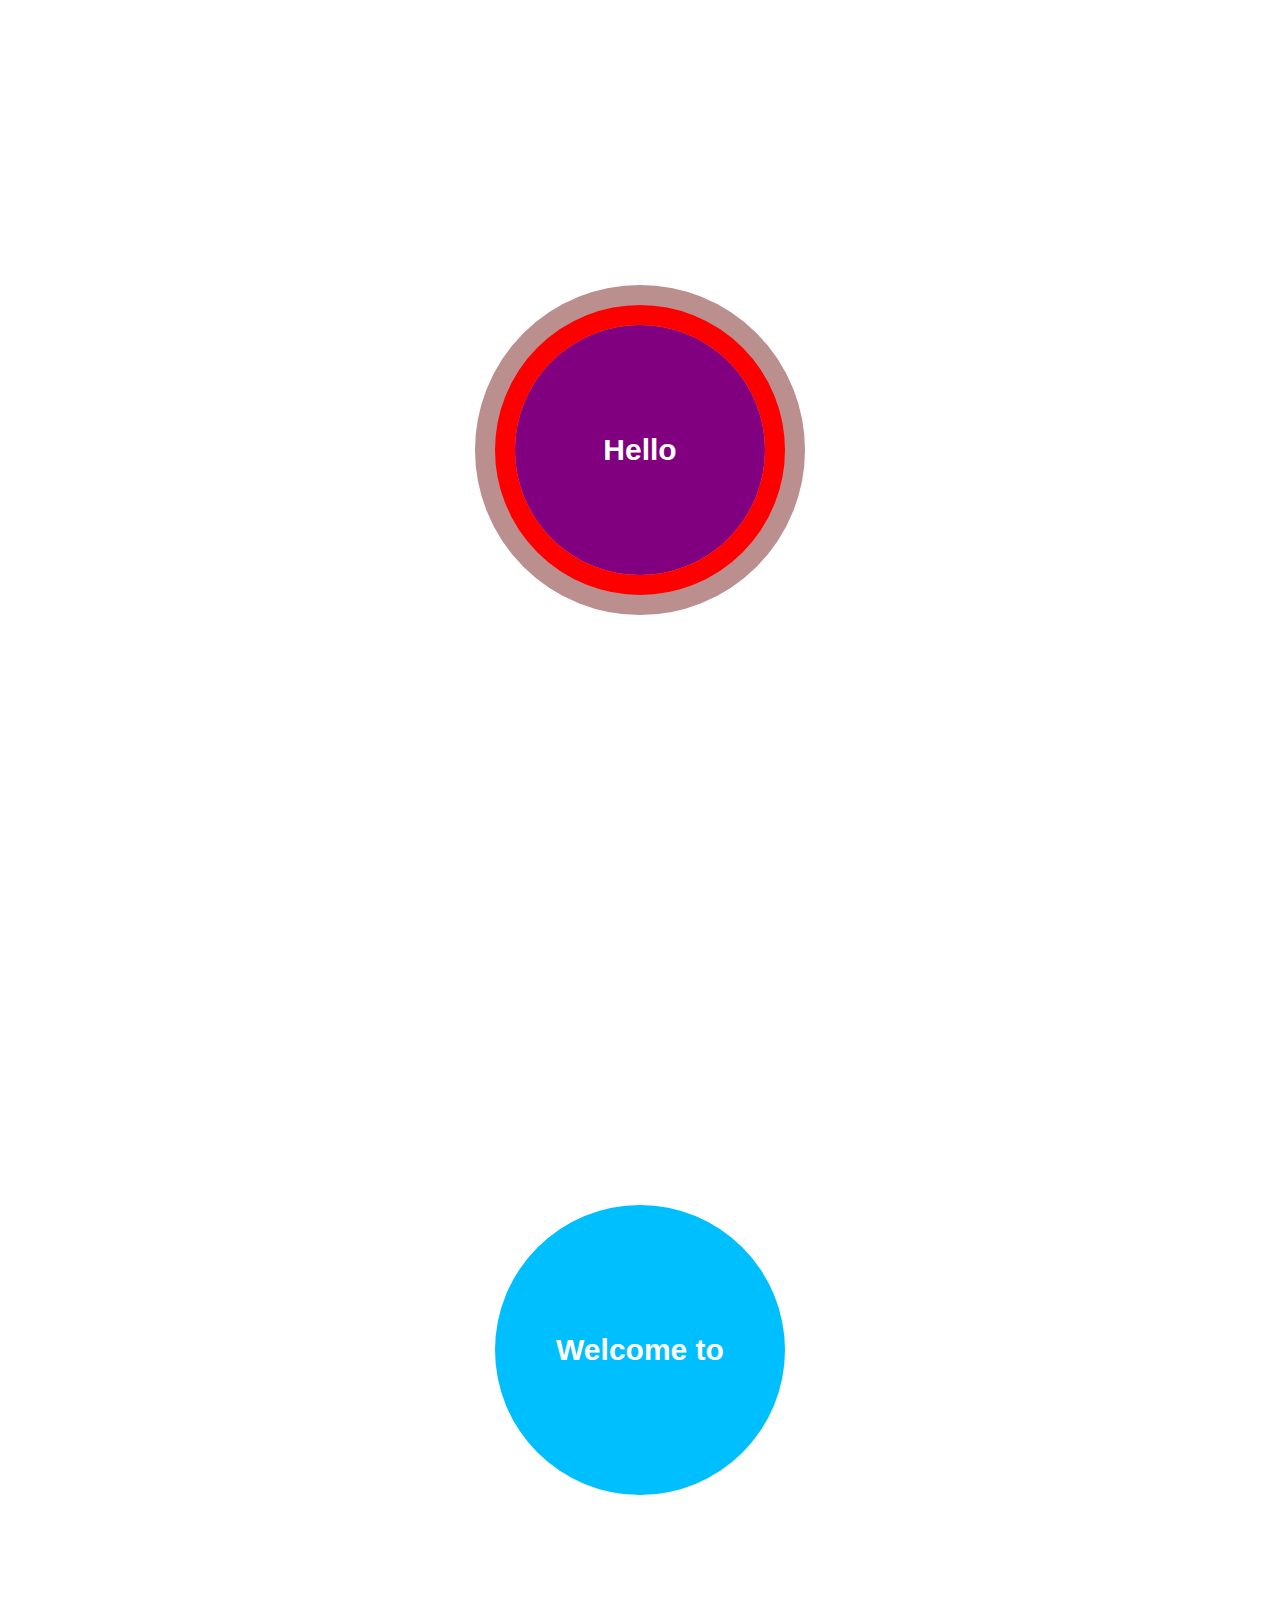
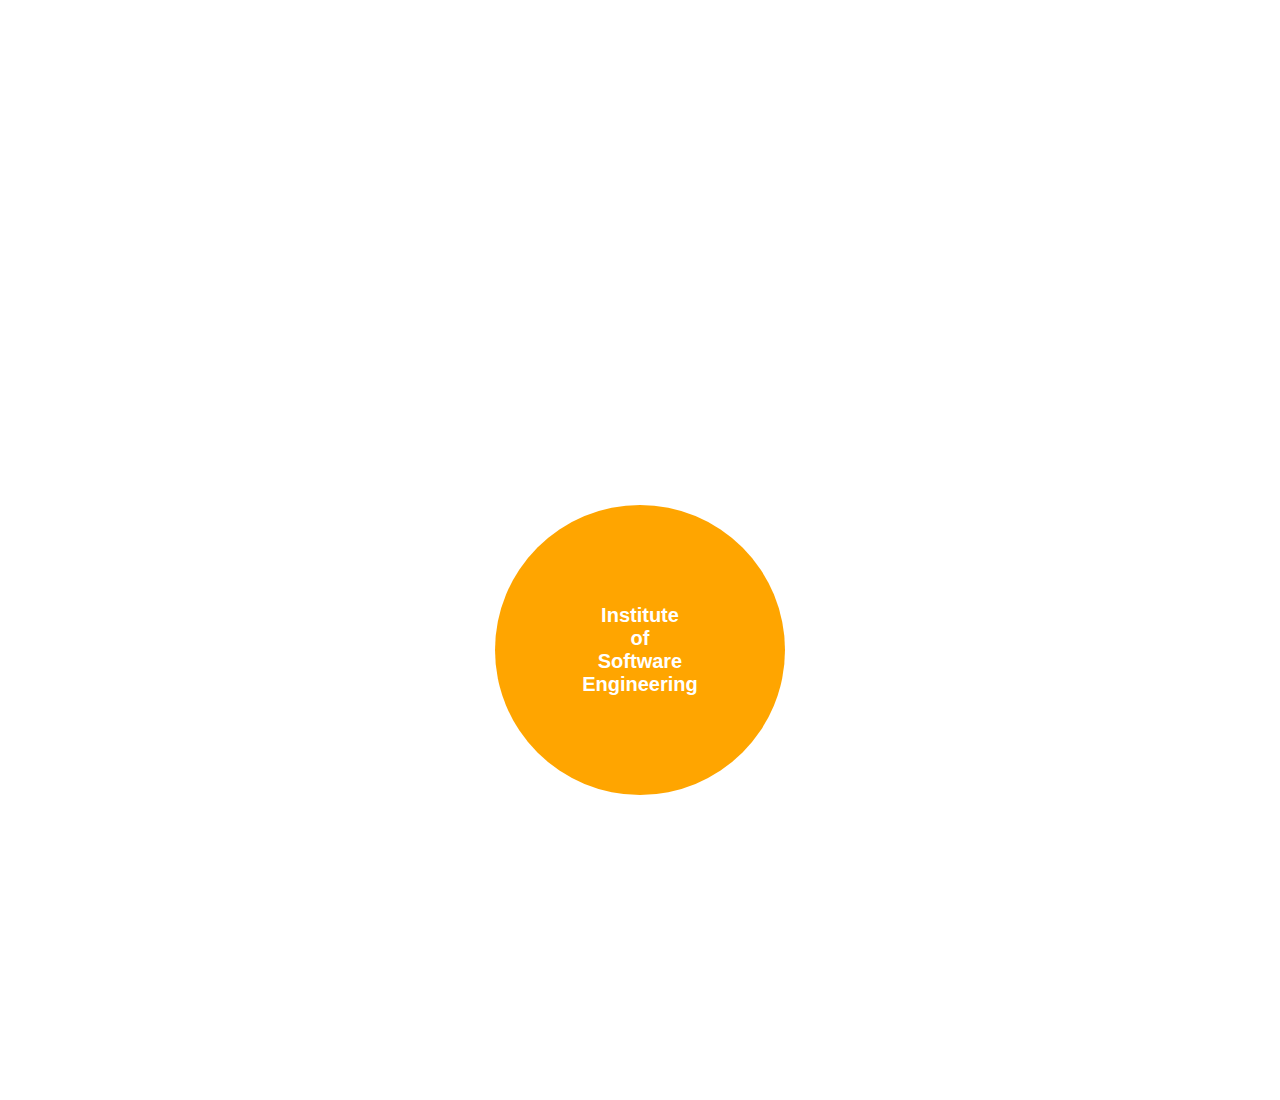
<file: assignment/Assignment_03_Internet_Technologies/case_03/case_03.html>
<!DOCTYPE html>
<html lang="en">
<head>
    <meta charset="UTF-8">
    <meta name="description" content="this is the description">
    <meta name="keywords" content="java, html, css, js, go, react, angular">
    <meta name="author" content="ijse">
    <meta name="viewport" content="width=device-width, initial-scale=1.0">
    <link rel="icon" type="image/x-icon" href="">
    <link rel="stylesheet" href="../assets/styles/normalize.css">
    <title>Case_03</title>
</head>
<style>
    body>section {
        height: 100vh;
        width: 100vw;
        position: relative;
        text-align: center;
        font-weight: bold;
        font-family: sans-serif;
        color: white;
    }

    .center-gray-circle {
        height: 250px;
        width: 250px;
        top: 0;
        bottom: 0;
        left: 0;
        right: 0;
        margin: auto;
        border-radius: 100%;
        border: rosybrown solid 40px;
        position: fixed;
        z-index: 1000;
    }

    .center-red-circle {
        height: 250px;
        width: 250px;
        top: 0;
        bottom: 0;
        left: 0;
        right: 0;
        margin: auto;
        border-radius: 100%;
        border: red solid 20px;
        position: fixed;
        z-index: 1000;
    }

    .hello-circle {
        height: 290px;
        width: 290px;
        background-color: purple;
        top: 0;
        bottom: 0;
        left: 0;
        right: 0;
        margin: auto;
        border-radius: 100%;
        position: absolute;
        text-align: center;
        align-content: center;
        font-size: 30px;
    }

    .welcome-circle {
        height: 290px;
        width: 290px;
        background-color: deepskyblue;
        left: 0;
        right: 0;
        top: 0;
        bottom: 0;
        margin: auto;
        border-radius: 100%;
        position: absolute;
        text-align: center;
        align-content: center;
        font-size: 30px;
    }

    .ijse-circle {
        height: 290px;
        width: 290px;
        background-color: orange;
        left: 0;
        right: 0;
        top: 0;
        bottom: 0;
        margin: auto;
        border-radius: 100%;
        position: absolute;
        text-align: center;
        align-content: center;
        font-size: 20px;
    }
</style>
<body>
    <section>
        <div class="hello-circle">Hello</div>
    </section>
    <section>
        <div class="welcome-circle">Welcome to</div>
    </section>
    <section>
        <div class="ijse-circle">Institute <br> of <br> Software <br> Engineering</div>
    </section>

    <div class="center-gray-circle"></div>
    <div class="center-red-circle"></div>
</body>
</html>
</file>
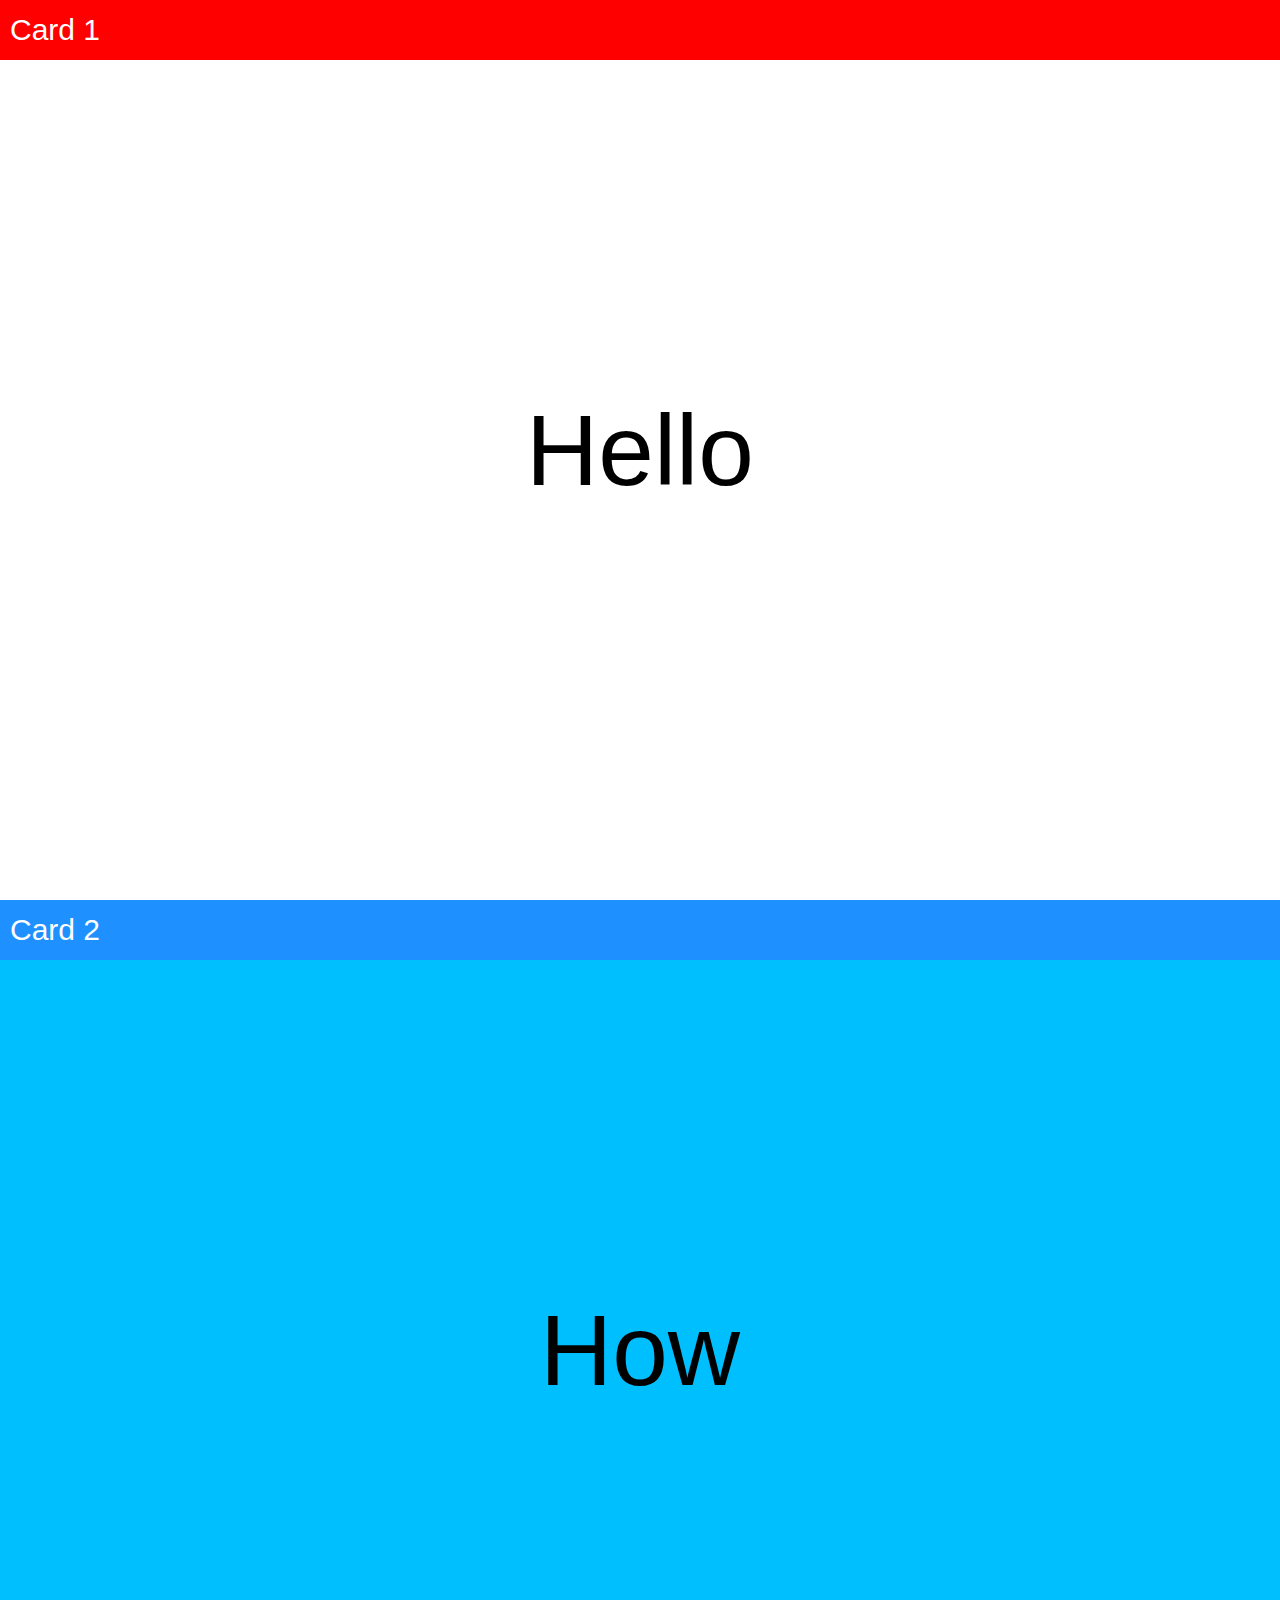
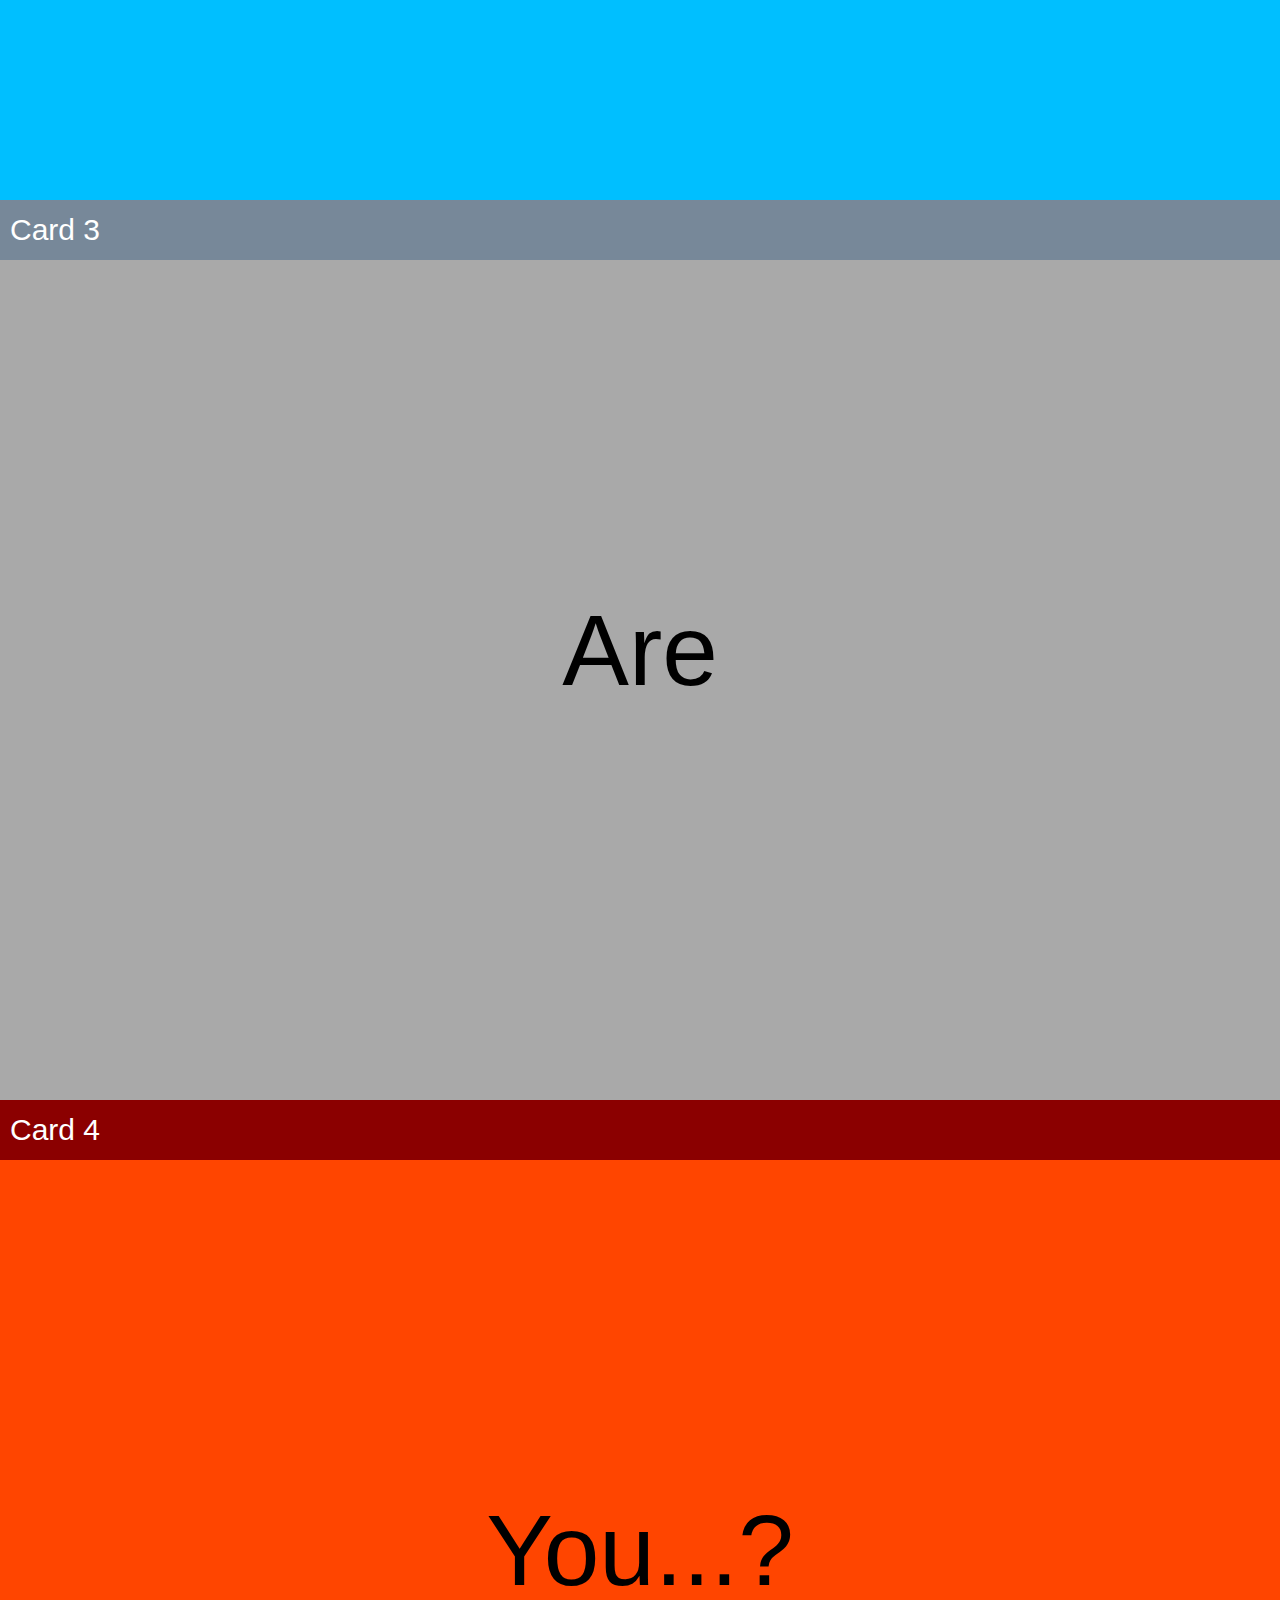
<file: assignment/Assignment_03_Internet_Technologies/case_04/case_04.html>
<!DOCTYPE html>
<html lang="en">
<head>
  <meta charset="UTF-8">
  <meta name="description" content="this is the description">
  <meta name="keywords" content="java, html, css, js, go, react, angular">
  <meta name="author" content="ijse">
  <meta name="viewport" content="width=device-width, initial-scale=1.0">
  <link rel="icon" type="image/x-icon" href="">
  <link rel="stylesheet" href="../assets/styles/normalize.css">
  <title>Case_04</title>
</head>
<style>

  /*card 01*/

  .card-01 {
    height: 100vh;
    width: 100vw;
  }

  .card-01>div:first-child {
    height: 60px;
    width: 100%;
    background-color: red;
    color: white;
    position: sticky;
    top: 0;
    z-index: 1000;
  }

  .card-01>div:first-child>div {
    width: fit-content;
    height: fit-content;
    position: absolute;
    top: 0;
    bottom: 0;
    left: 10px;
    font-size: 30px;
    font-family: sans-serif;
    margin: auto;
  }

  .card-01>div:last-child {
    position: absolute;
    font-size: 100px;
    width: fit-content;
    height: fit-content;
    font-family: sans-serif;
    top: 0;
    left: 0;
    right: 0;
    bottom: 0;
    margin: auto;
  }



  /*card 02*/

  .card-02 {
    height: 100vh;
    width: 100vw;
    background-color: deepskyblue;
    position: relative;
  }

  .card-02>div:first-child {
    height: 60px;
    width: 100%;
    background-color: dodgerblue;
    color: white;
    position: sticky;
    top: 0;
    z-index: 1000;
  }

  .card-02>div:first-child>div {
    width: fit-content;
    height: fit-content;
    position: absolute;
    top: 0;
    bottom: 0;
    left: 10px;
    font-size: 30px;
    font-family: sans-serif;
    margin: auto;
  }

  .card-02>div:last-child {
    position: absolute;
    font-size: 100px;
    width: fit-content;
    height: fit-content;
    font-family: sans-serif;
    top: 0;
    left: 0;
    right: 0;
    bottom: 0;
    margin: auto;
  }



  /*card 03*/

  .card-03 {
    height: 100vh;
    width: 100vw;
    background-color: darkgrey;
    position: relative;
  }

  .card-03>div:first-child {
    height: 60px;
    width: 100%;
    background-color: lightslategray;
    color: white;
    position: sticky;
    top: 0;
    z-index: 1000;
  }

  .card-03>div:first-child>div {
    width: fit-content;
    height: fit-content;
    position: absolute;
    top: 0;
    bottom: 0;
    left: 10px;
    font-size: 30px;
    font-family: sans-serif;
    margin: auto;
  }

  .card-03>div:last-child {
    position: absolute;
    font-size: 100px;
    width: fit-content;
    height: fit-content;
    font-family: sans-serif;
    top: 0;
    left: 0;
    right: 0;
    bottom: 0;
    margin: auto;
  }



  /*card 04*/

  .card-04 {
    height: 100vh;
    width: 100vw;
    background-color: orangered;
    position: relative;
  }

  .card-04>div:first-child {
    height: 60px;
    width: 100%;
    background-color: darkred;
    color: white;
    position: sticky;
    top: 0;
    z-index: 1000;
  }

  .card-04>div:first-child>div {
    width: fit-content;
    height: fit-content;
    position: absolute;
    top: 0;
    bottom: 0;
    left: 10px;
    font-size: 30px;
    font-family: sans-serif;
    margin: auto;
  }

  .card-04>div:last-child {
    position: absolute;
    font-size: 100px;
    width: fit-content;
    height: fit-content;
    font-family: sans-serif;
    top: 0;
    left: 0;
    right: 0;
    bottom: 0;
    margin: auto;
  }
</style>
<body>
  <section class="card-01">
    <div>
      <div>Card 1</div>
    </div>
    <div>Hello</div>
  </section>

  <section class="card-02">
    <div>
      <div>Card 2</div>
    </div>
    <div>How</div>
  </section>

  <section class="card-03">
    <div>
      <div>Card 3</div>
    </div>
    <div>Are</div>
  </section>

  <section class="card-04">
    <div>
      <div>Card 4</div>
    </div>
    <div>You...?</div>
  </section>
</body>
</html>
</file>
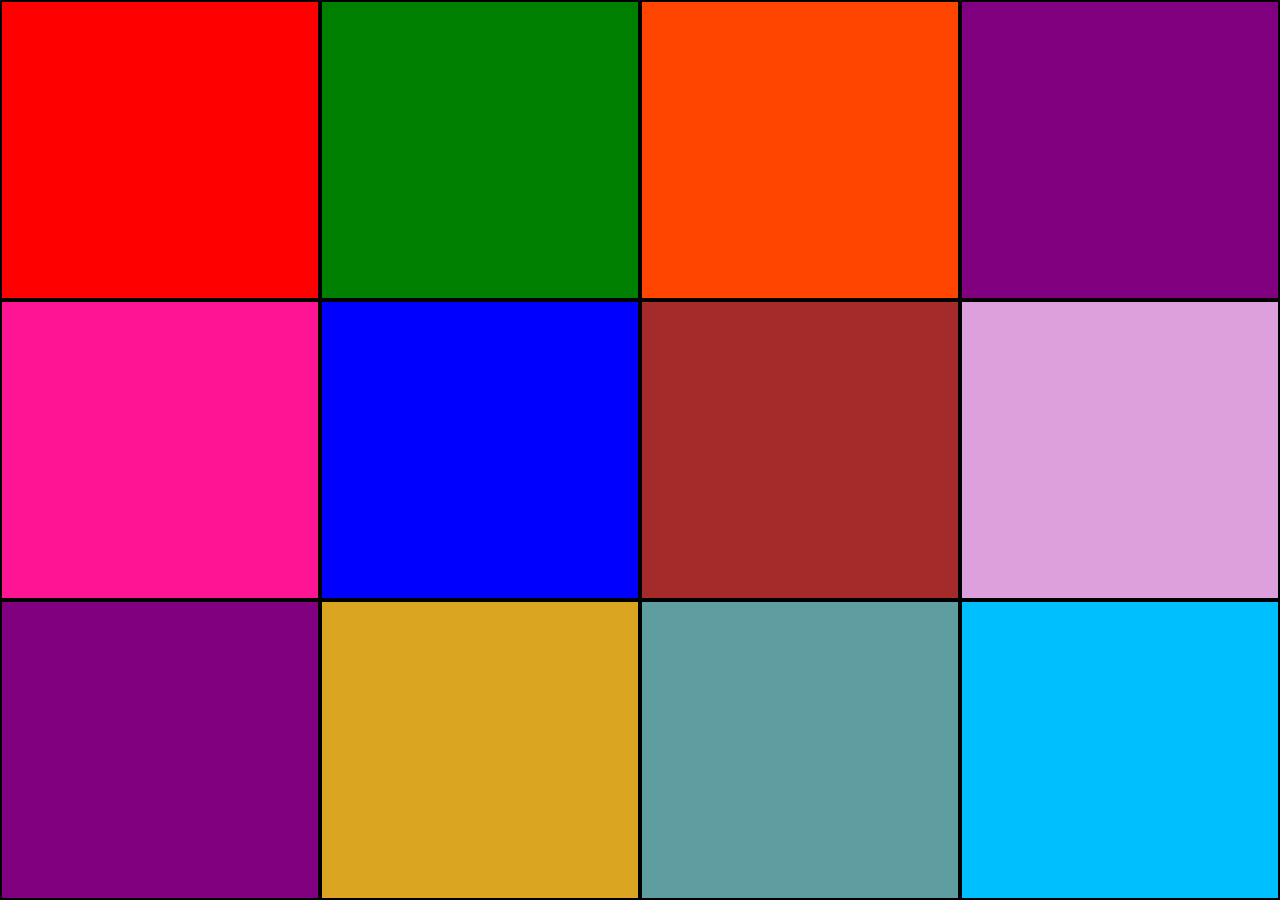
<file: assignment/Assignment_03_Internet_Technologies/case_05/case_05.html>
<!DOCTYPE html>
<html lang="en">
<head>
    <meta charset="UTF-8">
    <meta name="description" content="this is the description">
    <meta name="keywords" content="java, html, css, js, go, react, angular">
    <meta name="author" content="ijse">
    <meta name="viewport" content="width=device-width, initial-scale=1.0">
    <link rel="icon" type="image/x-icon" href="">
    <link rel="stylesheet" href="../assets/styles/normalize.css">
    <title>Case_05</title>
</head>
<style>
    body>main {
        height: 100vh;
        width: 100vw;
        background-color: plum;
        display: grid;
        grid-template-columns: 1fr 1fr 1fr 1fr;
    }

    body>main>div {
        border: black solid 2px;
    }

    body>main>div:first-child {
        background-color: red;
    }

    body>main>div:nth-child(2) {
        background-color: green;
    }

    body>main>div:nth-child(3) {
        background-color: orangered;
    }

    body>main>div:nth-child(4) {
        background-color: purple;
    }

    body>main>div:nth-child(5) {
        background-color: deeppink;
    }

    body>main>div:nth-child(6) {
        background-color: brown;
    }

    body>main>div:nth-child(6) {
        background-color: blue;
    }

    body>main>div:nth-child(7) {
        background-color: brown;
    }

    body>main>div:nth-child(8) {
        background-color: plum;
    }

    body>main>div:nth-child(9) {
        background-color: purple;
    }

    body>main>div:nth-child(10) {
        background-color: goldenrod;
    }

    body>main>div:nth-child(11) {
        background-color: cadetblue;
    }

    body>main>div:nth-child(12) {
        background-color: deepskyblue;
    }
</style>
<body>
<main>
    <div></div>
    <div></div>
    <div></div>
    <div></div>
    <div></div>
    <div></div>
    <div></div>
    <div></div>
    <div></div>
    <div></div>
    <div></div>
    <div></div>
</main>
</body>
</html>
</file>
<file: css/style.css>
@import url('https://fonts.googleapis.com/css2?family=Poppins:ital,wght@1,100;1,200;1,300;1,400;1,500;1,600;1,700;1,800;1,900&display=swap');

*{
    padding: 0;
    margin: 0;
    box-sizing: border-box;
    list-style: none;
    scroll-behavior: smooth;
    text-decoration: none;
}
:root{
    --text-color:#f5f5f5;
    --hover-color:#12f7ff;
    --bg-color:#250821;
    --second-bg-color:#292e33;
    --big-font:2.5rem;
    --nomal-font:2rem;
    --neon-text-shadow:0 0 .5rem #12f7ff;
    --h2-font:3rem;
    --font-neon-text-shadow: 0 0 10px rgba(18,247,255,0.3),
    0 0 20px rgba(18,247,255,0.3),
    0 0 30px rgba(18,247,255,0.3),
    0 0 40px rgba(18,247,255,0.3),
    0 0 70px rgba(18,247,255,0.3),
    0 0 80px rgba(18,247,255,0.3),
    0 0 100px rgba(18,247,255,0.3),
    0 0 150px rgba(18,247,255,0.3);
}

::-webkit-scrollbar{
    height: 0;
    width: .5rem;
}

::-webkit-scrollbar-track{
    background: var(--second-bg-color);
}

::-webkit-scrollbar-thumb{
    background: var(--hover-color);
    border-radius: .5rem;
}

body{
    font-family: "Poppins",sans-serif;
    background-color: var(--bg-color);
    color: var(--text-color);
}

/*---------------header----------*/

header{
    position: fixed;
    top: 0;
    left: 0;
    z-index: 1000;
    border-bottom: 1px solid transparent;
    display: flex;
    align-items: center;
    justify-content: space-between;
    width: 100%;
    padding: 20px 10%;
}

header.sticky{
    background: var(--bg-color);
    border-bottom: 1px solid var(--second-bg-color);
    padding: 12px 10%;
}

.logo{
    font-size: 26px;
    font-weight: 700;
    letter-spacing: 1px;
}

span{
    color: var(--hover-color);
}

.navlist{
    display: flex;
}

.navlist a{
    color: var(--text-color);
    font-weight: 500;
    padding: 10px 20px;
}

.navlist a:hover{
    color: var(--hover-color);
    text-shadow:0 0 10px rgba(18,247,255,0.6),
    0 0 20px rgba(18,247,255,0.6),
    0 0 30px rgba(18,247,255,0.6),
    0 0 40px rgba(18,247,255,0.6),
    0 0 70px rgba(18,247,255,0.6),
    0 0 80px rgba(18,247,255,0.6),
    0 0 100px rgba(18,247,255,0.6),
    0 0 150px rgba(18,247,255,0.6);;
}

.navlist a.active{
    color: var(--hover-color);
}

#menu-icon{
    font-size: 1.8rem;
    z-index: 10001;
    cursor: pointer;
    margin-left: 25px;
    background: var(--hover-color);
    border-radius: 3px;
    color: var(--second-bg-color);
    display: none;
}

/*-------home section----------*/
section{
    padding: 100px 10%;
}

.home{
    min-height: 100vh;
    height: 100%;
    width: 100%;
    display: grid;
    grid-template-columns: repeat(2,1fr);
    align-items: center;
    grid-gap: 4rem;
}

.home-content{
    max-width: 600px;
}

.home-content>h1{
    font-size: var(--big-font);
    font-weight: 700;
}

.change-text{
    font-size: 1.5rem;
    font-weight: 600;
}

.change-text>h2{
    /*margin-top: 20px;*/
    /*font-weight: 800;*/
}

.change-text>h2>span{
    /*color: #f9004d;*/
    position: relative;
}

.change-text>h2>span:after{
    content: "";
    position: absolute;
    left: 0;
    right: 0px;
    height: 100%;
    border-left: 4px solid #535151;
    background-color: #191919;
    animation: text 3s infinite backwards steps(10);
}
@keyframes text {
    0%{
        left: 0;
    }
    50%{
        left: 100%;
    }
    100%{
        left: 0;
    }
}

/*.change-text>h3{*/
/*    display: inline-flex;*/
/*    margin: 0;*/
/*    vertical-align: top;*/
/*}*/

/*.change-text>h3 .word{*/
/*    position: absolute;*/
/*    display: flex;*/
/*    opacity: 0;*/
/*}*/

.home-content>p{
    color: #bdbdbd;
    line-height: 1.6;
}

.info-box{
    display: inline-flex;
    justify-content: space-between;
    align-items: center;
    width: 300px;
    margin: 1rem 0 2rem;
}

.info-box>h5{
    font-weight: 600;
    color: var(--text-color);
    font-size: 1rem;
}
.info-box>span{
    font-size: .9rem;
    color: #bdbdbd;
}

.btn-box{
    display: flex;
    justify-content: space-between;
    width: 320px;
    height: 45px;
}

.btn-box .btn{
    display: inline-flex;
    justify-content: center;
    align-items: center;
    width: 150px;
    height: 100%;
    background: var(--hover-color);
    color: var(--bg-color);
    font-size: 1rem;
    letter-spacing: 1px;
    font-weight: 600;
    transition: .6s;
    box-shadow: var(--neon-text-shadow);
    border-radius: 5px;
    position: relative;overflow: hidden;
    z-index: 1;
    border: 2px solid var(--hover-color);
}

.btn:hover{
    color: var(--hover-color);
}

.btn::before{
    content: "";
    position: absolute;
    top: 0;
    left: 0;
    background: var(--bg-color);
    width: 0;
    height: 100%;
    z-index: -1;
    transition: .4s;
}

.btn:hover::before{
    width: 100%;
}

.btn:nth-child(2){
    background: var(--bg-color);
    color: var(--hover-color);
}
.btn:nth-child(2){
    color: var(--bg-color);
}
.btn:nth-child(2)::before{
    background: var(--hover-color);
}

.social-icons{
    margin-top: 5rem;
    display: flex;
    justify-content: space-between;
    width: 220px;
    height: 40px;
}

.social-icons a{
    display: inline-flex;
    width: 50px;
    height: 100%;
    justify-content: center;
    align-items: center;
    background: var(--bg-color);
    color: var(--hover-color);
    border: 2px solid var(--hover-color);
    transition: .6s;
    box-shadow: 0 0 0.3rem #12f7ff;
    border-radius: 5px;
    position: relative;
    z-index: 1;
    overflow: hidden;
}

.social-icons a i{
    font-size: 1.5rem;
}

.social-icons a:hover{
    color: var(--bg-color);
}

.social-icons a::before{
    content: "";
    position: absolute;
    left: 0;
    top: 0;
    width: 0;
    height: 100%;
    background: var(--hover-color);
    transition: .6s;
    z-index: -1;
}

.social-icons a:hover::before{
    width: 100%;
}

.home-image{
    position: relative;
}

.img-box{
    text-align: center;
}

.img-box>img{
    position: relative;
    border-radius: 50%;
    width: 100%;
    max-width: 350px;
    height: auto;
    box-shadow: 0 0 25px var(--hover-color);
    cursor: pointer;
    transition: 0.4s ease-in-out;
}

.img-box>img:hover{
    box-shadow: 0 0 50px var(--hover-color);
    /*0 0 100px var(--hover-color);*/
}

/*-------about section----------*/

.about{
    display: flex;
    justify-content: center;
    align-items: center;
    grid-gap: 2rem;
    background: var(--second-bg-color);
}

.about .img-about{
    text-align: center;
    position: relative;
}
.about .img-about>img{
    max-width: 400px;
    height: auto;
    border-radius: 40%;
}

.about-content>span{
    color: #fdfdfd;
    font-size: .8rem;
    font-weight: 200;
    letter-spacing: 2px;
    text-transform: uppercase;
}

.about-content>h2{
    color: var(--hover-color);
    font-weight: 700;
    font-size: var(--nomal-font);
}

.about-content>h3{
    font-weight: 600;
    font-size: 1.5rem;
    margin-bottom: .2rem;
}

.about-content>p{
    color: #fdfdfd;
    font-weight: 300;
    margin-bottom: 1.5rem;
}

/*-------service section----------*/

.main-text{
    width: 100%;
    text-align: center;
    margin-bottom: 2rem;
    color: var(--hover-color);
}
.main-text h2{
    font-weight: 700;
    font-size: var(--nomal-font);
}

.main-text span{
    color: #fdfdfd;
    font-size: .8rem;
    font-weight: 200;
    letter-spacing: 2px;
    text-transform: uppercase;
}

.section-service{
    display: flex;
    justify-content: center;
    align-items: center;
    flex-wrap: wrap;
    grid-gap: 2rem;
}

.section-service .service-box{
    flex: 1 1 18rem;
    padding: 2rem 1rem 2rem;
    text-align: center;
    background: var(--second-bg-color);
    transition: transform .4s;
    border-radius: 10px;
}

.service-btn{
    width: auto;
    justify-content: center;
    /*padding-top: 10px;*/
}

.service-box:hover{
    transform: translateY(-.7rem);
}

.service-icon{
    border: 2px solid var(--hover-color);
    padding: 2rem;
    background: var(--bg-color);
    /*display: flex;*/
    align-items: center;
    font-size: 2.5rem;
    border-radius: 50%;
    position: relative;
    color: var(--hover-color);
    box-shadow: var(--neon-text-shadow);
    outline: 3px solid var(--bg-color);
}

.service-box>h3{
    margin-top: 5px;
    font-size: 20px;
}

.service-box>p{
    margin: .5rem 0 1.5rem 0;
    font-weight: 400;
    letter-spacing: 1px;
    color: #bdbdbd;
    line-height: 1.5;
}


/*-----------skills section----------*/

.skills{
    background: var(--second-bg-color);
    /*text-align: center;*/
    /*align-items: center;*/
    /*width: auto;*/
    /*justify-content: center;*/
}

.skill-main{
    width: 100%;
    display: grid;
    /*grid-template-columns: repeat(2,1fr);*/
    grid-row-gap: 30px;
    grid-column-gap: 50px;
}

.skill-bar{
    margin-bottom: 2.3rem;
}

.skill-main h3{
    margin-bottom: 2rem;
    font-size: var(--nomal-font);
    text-align: center;
}

.skill-left .skill-bar .info{
    display: flex;
    justify-content: space-between;
    align-items: center;
    padding: 0 10px;
}

.skill-left .skill-bar .bar{
    width: 100%;
    height: 10px;
    background-color: var(--bg-color);
    border-radius: 25px;
    margin-top: 10px;
    position: relative;
}

.skill-bar .bar span{
    width: 50%;
    height: 100%;
    position: absolute;
    left: 0;
    background: var(--hover-color);
    border-radius: 25px;
    box-shadow: var(--neon-text-shadow);
}

.skill-bar .bar .html{
    width: 72%;
    animation: html 2s;
}

.skill-bar .bar .figma{
    width: 95%;
    animation: figma 3s;
}

/*.skill-bar .bar .java{*/
/*    width: 45%;*/
/*    animation: figma 4s;*/
/*}*/

.skill-bar .bar .javascript{
    width: 35%;
    animation: javascript 4s;
}

.skill-bar .bar .css{
    width: 66%;
    animation: css 5s;
}


@keyframes html {
    0%{
        width: 0%;
    }
    100%{
        width: 72%;
    }
}
@keyframes figma {
    0%{
        width: 0%;
    }
    100%{
        width: 95%;
    }
}
/*@keyframes java {*/
/*    0%{*/
/*        width: 0%;*/
/*    }*/
/*    100%{*/
/*        width: 75%;*/
/*    }*/
/*}*/
@keyframes javascript {
    0%{
        width: 0%;
    }
    100%{
        width: 35%;
    }
}
@keyframes css {
    0%{
        width: 0%;
    }
    100%{
        width: 82%;
    }
}




/*-------portfolio section----------*/
.filler-button{
    margin: 2rem;
    text-align: center;
}
.filler-button .btn{
    background: none;
    outline: none;
    border: none;
    cursor: pointer;
    font-size: .85rem;
    font-weight: 600;
    letter-spacing: .4px;
    margin-left: 1.3rem;
    color: var(--text-color);
}

.filler-button .btn:hover{
    color: var(--hover-color);
}

.portfolio-gallery{
    display: grid;
    grid-template-columns: repeat(auto-fill, minmax(270px, 1fr));
    gap: 2rem;
}

.port-box{
    position: relative;
    border-radius: 15px;
    overflow: hidden;
    background: #292e33;
    display: flex;
    grid-template-rows: 1fr auto;
    align-items: center;
    border: 2px solid var(--hover-color);
    box-shadow: var(--neon-text-shadow);
}

.port-image{
    display: flex;
    align-items: center;
    justify-content: center;
    height: 100%;
    width: 100%;
}

.port-image>img{
    width: 100%;
    opacity: .5s;
    height: 100%;
    transition: .5s;
}

.port-content{
    position: absolute;
    bottom: 0;
    left: 0;
    width: 100%;
    height: 100%;
    opacity: 0;
    background: linear-gradient(rgba(0,0,0,.2),#12f7ff);
    display: flex;
    align-items: center;
    justify-content: center;
    flex-direction: column;
    text-align: center;
    transition: 0.5s;
    padding: 0 2rem;
}

.port-box:hover .port-content{
    opacity: 1;
}

.port-box:hover .port-image img{
    transition: scale 1s;
}

.port-content h3{
    font-size: 1.5rem;
    font-weight: 600;
}

.port-content>p{
    font-size: .8rem;
    margin: 5px 0 15px 0;
}

.port-content a{
    background: #fff;
    border-radius: 50%;
    display: inline-flex;
    justify-content: center;
    align-items: center;
    width: 50px;
    height: 50px;
    border: 1px solid var(--hover-color);
    outline: 2px solid #fff;
}
.port-content a i{
    font-size: 1.3rem;
    color: var(--second-bg-color);
}


/*-------contact section----------*/

.contant{
    background: var(--second-bg-color);
    width: 100%;
}

.contant>form{
    text-align: center;
    max-width: 50rem;
    margin: 1rem auto;
    margin-bottom: 3rem;
}

.contant>form>input,
.contant>form>textarea{
    width: 100%;
    color: var(--text-color);
    background: var(--bg-color);
    margin-bottom: .8rem;
    border: none;
    border-radius: 5px;
    padding: .7rem;
}

.contant>form>textarea{
    resize: none;
}

.formBtn{
    display: flex;
    justify-content: center;
    width: 100%;
}

.formBtn .btn{
    cursor: pointer;
    font-size: 1rem;
}


/*-------footer section----------*/

footer{
    padding: 1.2rem 10%;
    display: flex;
    align-items: center;
    justify-content: space-between;
}

footer>p{
    color: #bdbdbd;
}

footer a{
    display: inline-flex;
    justify-content: center;
    color: var(--text-color);
    background: var(--hover-color);
    padding: .6rem;
    border-radius: 5px;
}

footer a i{
    font-size: 1rem;
    color: var(--second-bg-color);
}


/*-------Animation ----------*/
.scroll-scale{
    opacity: 0;
    transform: scale(.9);
    transition: all 2s;
}

.scroll-bottom{
    opacity: 0;
    transform: translateY(300px);
    transition: 3s;
}

.scroll-top{
    opacity: 0;
    transform: translateY(-300px);
    transition: 3s;
}

.show-items{
    opacity: 1;
    transform:translateX(0);
}






/*-------Responsive Break point----------*/

@media (max-width: 991px) {
    header,
    header.sticky{
        padding: 15px 5%;
    }
    footer{
        padding: 15px 5%;
    }
    section{
        padding: 50px 5%;
    }
    .navlist a{
        padding: 8px 15px;
    }
    :root{
        --big-font:2.2rem;
        --nomal-font:1.8rem;
        --neon-text-shadow:0 0 .8rem #12f7ff;
        --h2-font:3rem;
    }
    .home-content{
        margin-top: 5rem;
    }
    .social-icons{
        margin-top: 2rem;
    }
}

@media (max-width: 768px) {
    #menu-icon{
        display: block;
        transition: all .4s ease;
    }
    #menu-icon.bx-x{
        transform: rotate(-180deg);
    }
    .navlist{
        display: flex;
        position: absolute;
        top: -1000px;
        right: 0;
        left: 0;
        flex-direction: column;
        background: var(--bg-color);
        text-align: left;
        padding: 0 5%;
        transition: all .4s ease;
    }
    .navlist a{
        display: block;
        padding-bottom: 1rem;
        font-size: 1rem;
    }
    .navlist.open{
        top: 100%;
    }

    .home{
        grid-template-columns: 1fr;
    }
    .home-image{
        margin-bottom: 5rem;
    }
    .liquid-shape{
        width: 80%;
        left: 10%;
        top: 13%;
    }
    .about{
        flex-direction: column-reverse;
    }

    .skill-main{
        grid-template-columns: 1fr;
    }
    .filler-button{
        margin: 2.5rem 0;
    }
    footer p{
        font-size: .8rem;
    }
}

@media (max-width: 420px) {
    html{
        font-size: 80%;
    }
    footer p{
        font-size: .6rem;
    }
    .filler-button .btn{
        font-size: .8rem;
    }
    .img-box>img{
        width: 300px;
    }
    .img-about>img{
        /*max-width: 100%;*/
        /*height: auto;*/
        width: 300px;
    }
    .img-about p{
        font-size: 1rem;
    }
}

@media (max-width: 320px) {
    html{
        font-size: 60%;
    }
    .filler-button .btn{
        font-size: .6rem;
    }
    .img-box>img{
        max-width: 100%;
        height: auto;
        width: 240px;
    }
    .img-about>img{
        /*max-width: 100%;*/
        /*height: auto;*/
        width: 260px;
    }
}
</file>
<file: css/assignment.css>
*{
    margin: 0;
    padding: 0;
    box-sizing: border-box;
    text-decoration: none;
    border: none;
    outline: none;
    scroll-behavior: smooth;
    font-family: "Poppins",sans-serif;
}

:root{
    --bg-color: #003244;
    --second-bg-color: #003244;
    --text-color:white;
    --main-color: rgb(86, 234, 239); /*#0dd2af*/

}
.heading{
    font-size: 3rem;
    text-align: center;
    margin: 5rem 0;
}

html{
    font-size: 60%;
    overflow-x: hidden;
}
body{
    background: var(--bg-color);
    color: var(--text-color);
}
.project-box{
    display: flex;
    justify-items: center;
    align-content: center;
    justify-content: center;
    margin: 5rem 0;
    gap: 3rem;
    flex-wrap: wrap;
}
.project-card{
    max-height: 600px;
    max-width: 450px;
    background-color: rgba(0,0,0,0.3);
    backdrop-filter: blur(30px);
    border: 2px solid var(--main-color);
    border-radius: 5rem;
    display: flex;
    flex-wrap: wrap;
    flex-direction: column;
    align-items: center;
    justify-content: center;
    text-align: center;
    gap: 2rem;
    padding: 5rem 2rem;
    overflow: hidden;
    cursor: pointer;
    box-shadow: 0 0 5px var(--main-color);
    transition: 0.4s ease;

}
.project-card:hover{
    box-shadow: 0 0 25px var(--main-color),
    0 0 50px var(--main-color);
    transform: scale(1.02);
}
.project-card img{
    max-width: 18vw;
    object-fit: cover;
}
.project-card h3{
    font-size: 3rem;
}
.project-card p{
    font-size: 1.6rem;
}
</file>
